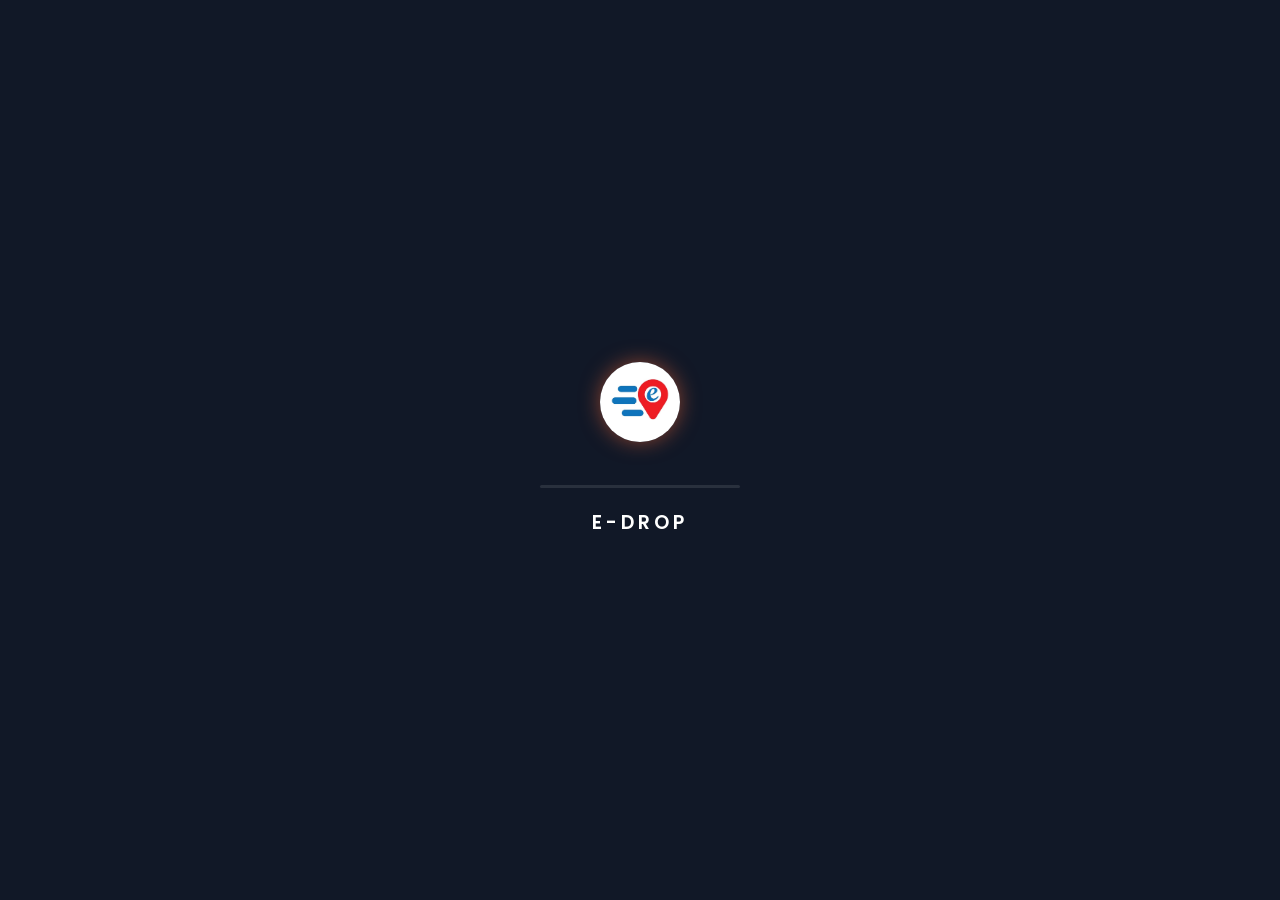
<file: frontend/login.html>
<!DOCTYPE html>
<html lang="en">
<head>
    <meta charset="UTF-8">
    <meta name="viewport" content="width=device-width, initial-scale=1.0">
    <title>Login</title>
    <link rel="stylesheet" href="styles.css">
    <link href="https://fonts.googleapis.com/css2?family=Poppins:wght@300;400;500;600;700;800;900&display=swap" rel="stylesheet">
    <link rel="stylesheet" href="https://cdnjs.cloudflare.com/ajax/libs/font-awesome/6.0.0/css/all.min.css">
</head>
<body>

    <!-- Premium Preloader -->
    <div id="preloader">
        <div class="preloader-content">
            <div class="loader-truck"><img src="../pictures/logo.jpeg" alt="E-Drop Logo" style="width: 80px; height: 80px; object-fit: cover; border-radius: 50%; box-shadow: 0 0 20px rgba(255, 107, 53, 0.5);"></div>
            <div class="loader-track">
                <div class="loader-progress"></div>
            </div>
            <div class="loader-text">E-DROP</div>
        </div>
    </div>

    <!-- Custom Cursor -->
    

    <div class="auth-form-content">
        <h2>LOGIN</h2>
        <form id="login-form">
            <div class="form-group">
                <label for="login-email">Email</label>
                <input type="email" id="login-email" name="email" placeholder="Enter your email" required>
            </div>
            <div class="form-group">
                <label for="login-password">Password</label>
                <input type="password" id="login-password" name="password" placeholder="Enter your password" required>
            </div>
            <button type="submit" class="auth-submit-btn">Login</button>
        </form>
        <p>Don't have an account? <a href="#" id="show-signup">Sign Up</a></p>
    </div>
</body>
</html>
</file>
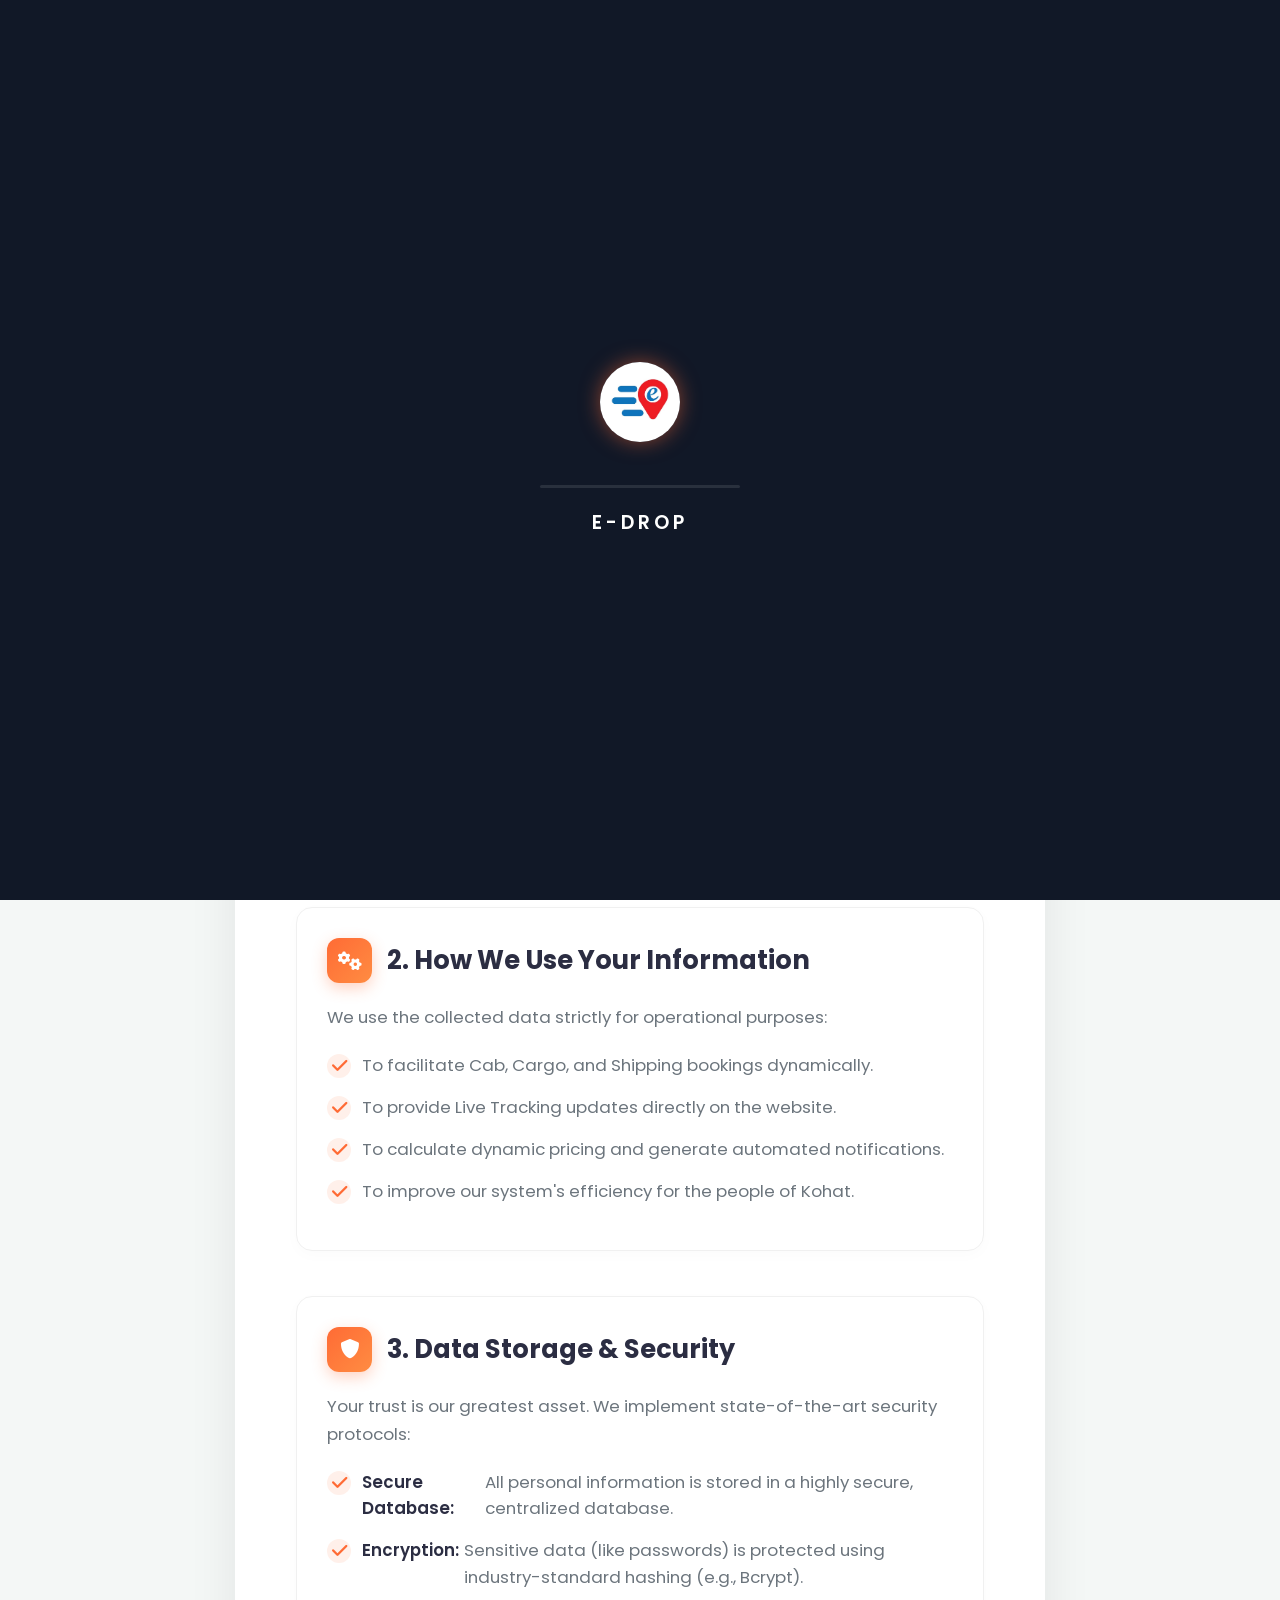
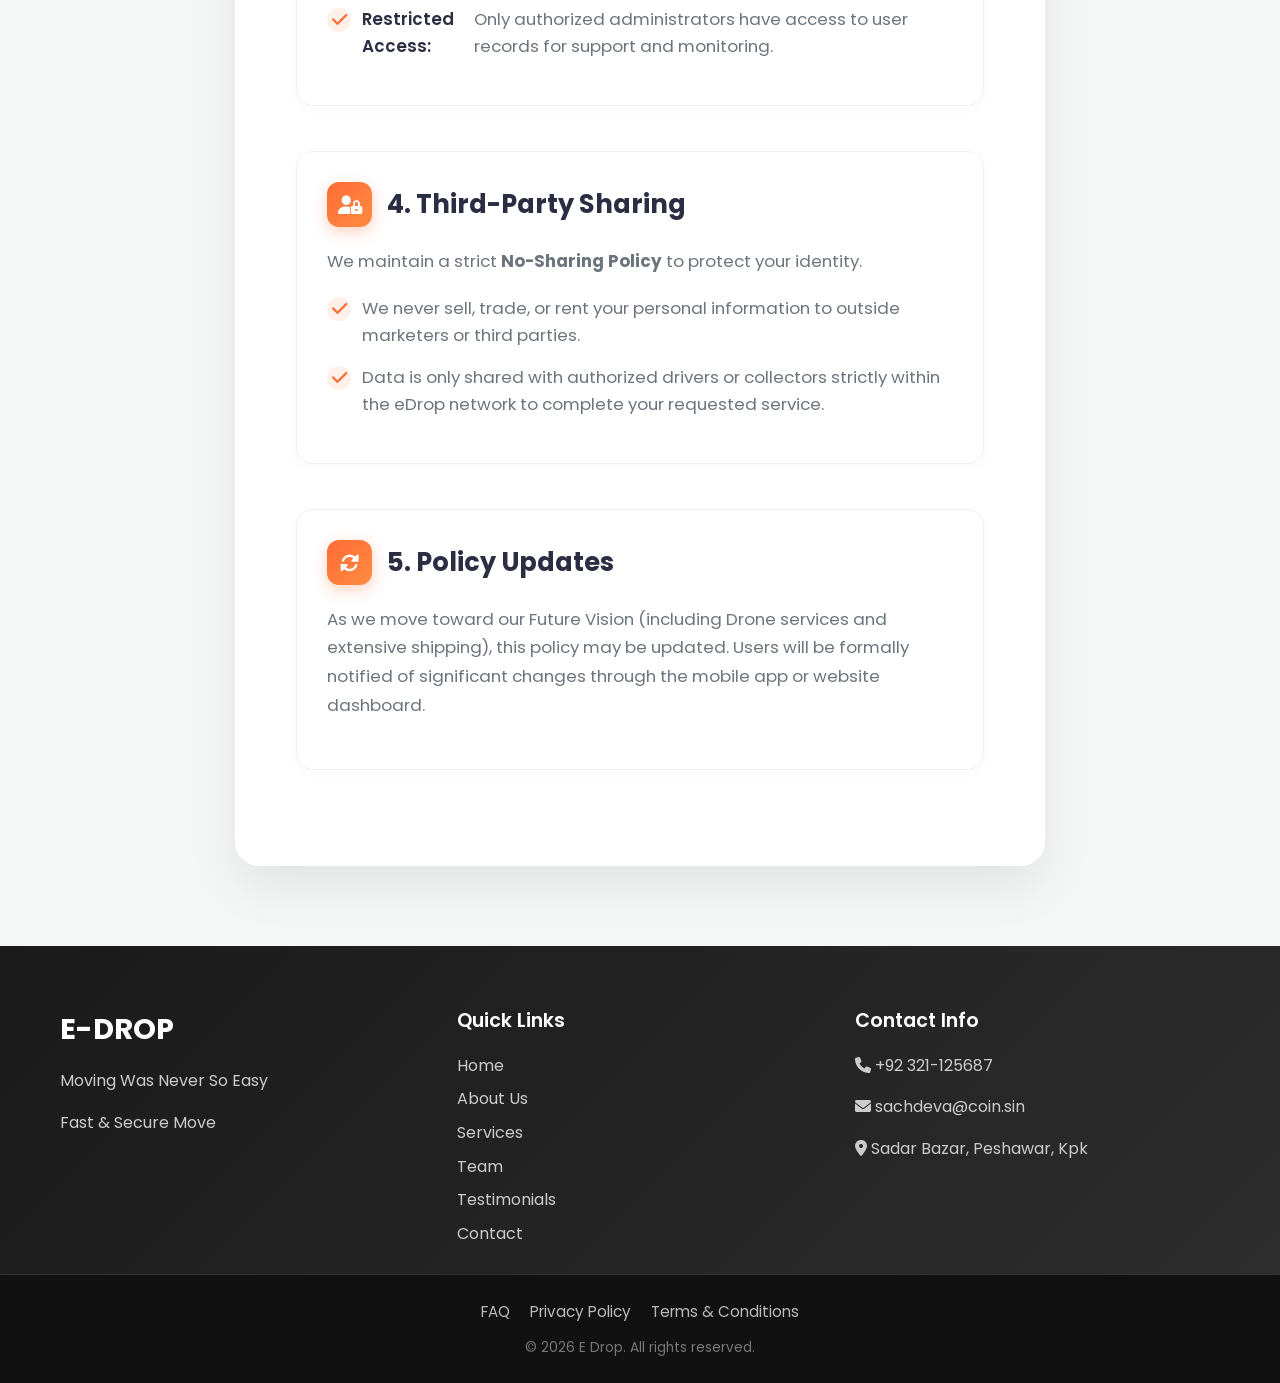
<file: frontend/privacy-policy.html>
<!DOCTYPE html>
<html lang="en">

<head>
    <meta charset="UTF-8">
    <meta name="viewport" content="width=device-width, initial-scale=1.0">
    <title>Privacy Policy - eDrop</title>
    <link rel="stylesheet" href="styles.css">
    <link href="https://fonts.googleapis.com/css2?family=Poppins:wght@300;400;500;600;700;800;900&display=swap"
        rel="stylesheet">
    <link rel="stylesheet" href="https://cdnjs.cloudflare.com/ajax/libs/font-awesome/6.0.0/css/all.min.css">
    <style>
        /* Specific Styles for Premium Privacy Policy Page */
        :root {
            --primary-orange: #ff6b35;
            --primary-gradient: linear-gradient(135deg, #ff6b35 0%, #ff8c42 100%);
            --bg-color: #f4f7f6;
            --text-main: #2b2d42;
            --text-muted: #6c757d;
            --glass-bg: rgba(255, 255, 255, 0.95);
        }

        body {
            background-color: var(--bg-color);
            font-family: 'Poppins', sans-serif;
            color: var(--text-main);
            margin: 0;
            padding: 0;
            overflow-x: hidden;
        }

        /* Hero Section setup */
        .policy-hero {
            background: linear-gradient(135deg, #1a1a2e 0%, #16213e 100%);
            padding: 80px 20px 150px 20px;
            text-align: center;
            position: relative;
            overflow: hidden;
        }

        /* Ambient floating orbs in background */
        .policy-hero::before {
            content: '';
            position: absolute;
            top: -50%;
            left: -10%;
            width: 500px;
            height: 500px;
            background: radial-gradient(circle, rgba(255, 107, 53, 0.15) 0%, rgba(255, 255, 255, 0) 70%);
            border-radius: 50%;
            z-index: 1;
        }

        .policy-hero::after {
            content: '';
            position: absolute;
            bottom: -20%;
            right: -5%;
            width: 400px;
            height: 400px;
            background: radial-gradient(circle, rgba(255, 140, 66, 0.1) 0%, rgba(255, 255, 255, 0) 70%);
            border-radius: 50%;
            z-index: 1;
        }

        .policy-hero-content {
            position: relative;
            z-index: 2;
            max-width: 800px;
            margin: 0 auto;
        }

        .back-nav {
            position: absolute;
            top: 30px;
            left: 5%;
            z-index: 10;
        }

        .back-nav a {
            display: inline-flex;
            align-items: center;
            padding: 10px 20px;
            background: rgba(255, 255, 255, 0.1);
            backdrop-filter: blur(10px);
            -webkit-backdrop-filter: blur(10px);
            color: #fff;
            text-decoration: none;
            border-radius: 30px;
            font-weight: 500;
            font-size: 0.95rem;
            transition: all 0.3s ease;
            border: 1px solid rgba(255, 255, 255, 0.2);
        }

        .back-nav a i {
            margin-right: 8px;
            transition: transform 0.3s ease;
        }

        .back-nav a:hover {
            background: var(--primary-gradient);
            border-color: transparent;
            box-shadow: 0 10px 20px rgba(255, 107, 53, 0.3);
            transform: translateY(-2px);
        }

        .back-nav a:hover i {
            transform: translateX(-4px);
        }

        .policy-hero h1 {
            font-size: 3rem;
            font-weight: 800;
            color: #ffffff;
            margin-bottom: 15px;
            line-height: 1.2;
            text-shadow: 0 4px 10px rgba(0, 0, 0, 0.3);
        }

        .policy-hero .last-updated {
            font-size: 1.1rem;
            color: #a0aab2;
            font-weight: 400;
            display: inline-flex;
            align-items: center;
            gap: 8px;
            background: rgba(255, 255, 255, 0.05);
            padding: 8px 20px;
            border-radius: 20px;
            backdrop-filter: blur(5px);
        }

        /* Main Content Container */
        .policy-main {
            max-width: 850px;
            margin: -100px auto 80px auto;
            position: relative;
            z-index: 5;
            padding: 0 20px;
        }

        .policy-card {
            background: var(--glass-bg);
            backdrop-filter: blur(20px);
            -webkit-backdrop-filter: blur(20px);
            border-radius: 24px;
            padding: 50px 60px;
            box-shadow: 0 20px 50px rgba(0, 0, 0, 0.08);
            border: 1px solid white;
        }

        .policy-intro {
            font-size: 1.15rem;
            color: var(--text-muted);
            line-height: 1.8;
            margin-bottom: 40px;
            text-align: center;
            font-weight: 400;
        }

        .policy-section {
            margin-bottom: 45px;
            position: relative;
            padding: 30px;
            background: #ffffff;
            border-radius: 16px;
            box-shadow: 0 4px 15px rgba(0, 0, 0, 0.02);
            transition: transform 0.3s ease, box-shadow 0.3s ease;
            border: 1px solid #f0f0f0;
        }

        .policy-section:hover {
            transform: translateY(-5px);
            box-shadow: 0 15px 35px rgba(0, 0, 0, 0.05);
            border-color: rgba(255, 107, 53, 0.2);
        }

        .section-header {
            display: flex;
            align-items: center;
            margin-bottom: 20px;
            gap: 15px;
        }

        .icon-box {
            width: 45px;
            height: 45px;
            border-radius: 12px;
            background: var(--primary-gradient);
            display: flex;
            align-items: center;
            justify-content: center;
            color: white;
            font-size: 1.2rem;
            box-shadow: 0 5px 15px rgba(255, 107, 53, 0.3);
        }

        .policy-section h2 {
            font-size: 1.6rem;
            font-weight: 700;
            color: var(--text-main);
            margin: 0;
        }

        .policy-section p {
            margin-bottom: 20px;
            font-size: 1.05rem;
            color: var(--text-muted);
            line-height: 1.7;
        }

        .policy-list {
            list-style: none;
            padding: 0;
            margin: 0;
        }

        .policy-list li {
            position: relative;
            padding-left: 35px;
            margin-bottom: 15px;
            font-size: 1.05rem;
            color: var(--text-muted);
            display: flex;
            align-items: flex-start;
        }

        .policy-list li::before {
            content: '\f00c';
            font-family: 'Font Awesome 6 Free';
            font-weight: 900;
            position: absolute;
            left: 0;
            top: 2px;
            color: var(--primary-orange);
            font-size: 1.1rem;
            background: rgba(255, 107, 53, 0.1);
            width: 24px;
            height: 24px;
            display: flex;
            align-items: center;
            justify-content: center;
            border-radius: 50%;
        }

        .policy-list strong {
            color: var(--text-main);
            font-weight: 600;
            margin-right: 5px;
        }

        /* Animations */
        .fade-in-up {
            opacity: 0;
            transform: translateY(30px);
            transition: opacity 0.8s ease-out, transform 0.8s ease-out;
        }

        .fade-in-up.visible {
            opacity: 1;
            transform: translateY(0);
        }

        /* Mobile Responsiveness */
        @media (max-width: 768px) {
            .policy-hero {
                padding: 100px 20px 100px 20px;
            }

            .back-nav {
                top: 20px;
                left: 20px;
            }

            .policy-hero h1 {
                font-size: 2.2rem;
            }

            .policy-main {
                margin-top: -60px;
            }

            .policy-card {
                padding: 30px 20px;
                border-radius: 20px;
            }

            .policy-section {
                padding: 25px 20px;
            }

            .policy-section h2 {
                font-size: 1.4rem;
            }

            .policy-intro,
            .policy-section p,
            .policy-list li {
                font-size: 0.95rem;
            }
        }
    </style>
</head>

<body>

    <!-- Premium Preloader -->
    <div id="preloader">
        <div class="preloader-content">
            <div class="loader-truck"><img src="../pictures/logo.jpeg" alt="E-Drop Logo" style="width: 80px; height: 80px; object-fit: cover; border-radius: 50%; box-shadow: 0 0 20px rgba(255, 107, 53, 0.5);"></div>
            <div class="loader-track">
                <div class="loader-progress"></div>
            </div>
            <div class="loader-text">E-DROP</div>
        </div>
    </div>

    <!-- Custom Cursor -->
    


    <header class="header">
        <nav class="nav">
            <div class="nav-container">
                <div class="logo">
                    <img src="../pictures/logo.jpeg" alt="E-DROP Logo" class="logo-img">
                    <h1> E-DROP</h1>
                </div>
                <ul class="nav-menu">
                    <li><a href="index.html#home" class="active">HOME</a></li>
                    <li><a href="index.html#about">ABOUT US</a></li>
                    <li><a href="index.html#services">SERVICE</a></li>
                    <li><a href="index.html#team">TEAM</a></li>
                    <li><a href="index.html#testimonials">REVIEWS</a></li>
                    <li><a href="index.html#faq">HELP CENTER</a></li>
                    <li><a href="index.html#blog">BLOG</a></li>
                    <li><a href="index.html#contact">CONTACT US</a></li>
                    <li><a href="#" data-auth-type="login" id="login-btn">LOGIN</a></li>
                    <li><a href="#" data-auth-type="signup" id="signup-btn">SIGN UP</a></li>
                </ul>
                <div class="hamburger">
                    <span></span>
                    <span></span>
                    <span></span>
                </div>
            </div>
        </nav>
    </header>

    <!-- Hero Section -->
    <section class="policy-hero">
        <div class="policy-hero-content fade-in-up">
            <h1>Privacy Policy</h1>
            <div class="last-updated">
                <i class="far fa-clock"></i> Last Updated: March 9, 2026
            </div>
        </div>
    </section>

    <!-- Main Content -->
    <main class="policy-main">
        <div class="policy-card fade-in-up" style="transition-delay: 0.2s;">
            <p class="policy-intro">
                At <strong>E Drop</strong>, we are committed to protecting the privacy and security of our users. This
                policy outlines how we collect, use, and safeguard your personal information within our modern logistics
                and transport ecosystem.
            </p>

            <div class="policy-section fade-in-up" style="transition-delay: 0.3s;">
                <div class="section-header">
                    <div class="icon-box"><i class="fas fa-database"></i></div>
                    <h2>1. Information We Collect</h2>
                </div>
                <p>To provide a seamless experience on our Mobile App and Web Portal, we collect the following data:</p>
                <ul class="policy-list">
                    <li><strong>Personal Identity:</strong> Name, Email Address, and Phone Number.</li>
                    <li><strong>Logistics Data:</strong> Pickup and Drop-off addresses.</li>
                    <li><strong>Real-time Location:</strong> GPS data to ensure accurate tracking and driver
                        coordination.</li>
                    <li><strong>Transaction Details:</strong> Information required for payment processing and fare
                        calculation (based on Weight and Distance).</li>
                </ul>
            </div>

            <div class="policy-section fade-in-up" style="transition-delay: 0.4s;">
                <div class="section-header">
                    <div class="icon-box"><i class="fas fa-cogs"></i></div>
                    <h2>2. How We Use Your Information</h2>
                </div>
                <p>We use the collected data strictly for operational purposes:</p>
                <ul class="policy-list">
                    <li>To facilitate Cab, Cargo, and Shipping bookings dynamically.</li>
                    <li>To provide Live Tracking updates directly on the website.</li>
                    <li>To calculate dynamic pricing and generate automated notifications.</li>
                    <li>To improve our system's efficiency for the people of Kohat.</li>
                </ul>
            </div>

            <div class="policy-section fade-in-up" style="transition-delay: 0.5s;">
                <div class="section-header">
                    <div class="icon-box"><i class="fas fa-shield-alt"></i></div>
                    <h2>3. Data Storage & Security</h2>
                </div>
                <p>Your trust is our greatest asset. We implement state-of-the-art security protocols:</p>
                <ul class="policy-list">
                    <li><strong>Secure Database:</strong> All personal information is stored in a highly secure,
                        centralized database.</li>
                    <li><strong>Encryption:</strong> Sensitive data (like passwords) is protected using
                        industry-standard hashing (e.g., Bcrypt).</li>
                    <li><strong>Restricted Access:</strong> Only authorized administrators have access to user records
                        for support and monitoring.</li>
                </ul>
            </div>

            <div class="policy-section fade-in-up" style="transition-delay: 0.6s;">
                <div class="section-header">
                    <div class="icon-box"><i class="fas fa-user-lock"></i></div>
                    <h2>4. Third-Party Sharing</h2>
                </div>
                <p>We maintain a strict <strong>No-Sharing Policy</strong> to protect your identity.</p>
                <ul class="policy-list">
                    <li>We never sell, trade, or rent your personal information to outside marketers or third parties.
                    </li>
                    <li>Data is only shared with authorized drivers or collectors strictly within the eDrop network to
                        complete your requested service.</li>
                </ul>
            </div>

            <div class="policy-section fade-in-up" style="transition-delay: 0.7s;">
                <div class="section-header">
                    <div class="icon-box"><i class="fas fa-sync-alt"></i></div>
                    <h2>5. Policy Updates</h2>
                </div>
                <p>As we move toward our Future Vision (including Drone services and extensive shipping), this policy
                    may be updated. Users will be formally notified of significant changes through the mobile app or
                    website dashboard.</p>
            </div>
        </div>
    </main>

    <!-- Global Footer -->
    <footer class="footer">
        <div class="footer-top">
            <div class="footer-container">
                <div class="footer-section">
                    <h3>E-DROP</h3>
                    <p>Moving Was Never So Easy</p>
                    <p>Fast & Secure Move</p>
                </div>
                <div class="footer-section">
                    <h4>Quick Links</h4>
                    <ul>
                        <li><a href="index.html#home">Home</a></li>
                        <li><a href="index.html#about">About Us</a></li>
                        <li><a href="index.html#services">Services</a></li>
                        <li><a href="index.html#team">Team</a></li>
                        <li><a href="index.html#testimonials">Testimonials</a></li>
                        <li><a href="index.html#contact">Contact</a></li>
                    </ul>
                </div>
                <div class="footer-section">
                    <h4>Contact Info</h4>
                    <p><i class="fas fa-phone"></i> +92 321-125687</p>
                    <p><i class="fas fa-envelope"></i> sachdeva@coin.sin</p>
                    <p><i class="fas fa-map-marker-alt"></i> Sadar Bazar, Peshawar, Kpk</p>
                </div>
            </div>
        </div>
        <div class="footer-diagonal"></div>

        <!-- Sub Footer for Legal & Extra Links -->
        <div class="sub-footer" style="background: #111; padding: 25px 20px; border-top: 1px solid #333; position: relative; z-index: 2; text-align: center;">
            <div style="display: flex; justify-content: center; flex-wrap: wrap; gap: 20px; margin-bottom: 12px;">
                <a href="faq.html" style="color: #bbb; text-decoration: none; font-size: 0.95rem; transition: color 0.3s ease;" onmouseover="this.style.color='#ff6b35'" onmouseout="this.style.color='#bbb'">FAQ</a>
                <a href="privacy-policy.html" style="color: #bbb; text-decoration: none; font-size: 0.95rem; transition: color 0.3s ease;" onmouseover="this.style.color='#ff6b35'" onmouseout="this.style.color='#bbb'">Privacy Policy</a>
                <a href="terms-conditions.html" style="color: #bbb; text-decoration: none; font-size: 0.95rem; transition: color 0.3s ease;" onmouseover="this.style.color='#ff6b35'" onmouseout="this.style.color='#bbb'">Terms & Conditions</a>
            </div>
            <p style="margin: 0; font-size: 0.85rem; color: #777;">&copy; 2026 E Drop. All rights reserved.</p>
        </div>
    </footer>

    <script>
        // Smooth scroll animation observer
        document.addEventListener("DOMContentLoaded", () => {
            const observerOptions = {
                root: null,
                rootMargin: '0px',
                threshold: 0.1
            };

            const observer = new IntersectionObserver((entries, observer) => {
                entries.forEach(entry => {
                    if (entry.isIntersecting) {
                        entry.target.classList.add('visible');
                        observer.unobserve(entry.target);
                    }
                });
            }, observerOptions);

            document.querySelectorAll('.fade-in-up').forEach(element => {
                observer.observe(element);
            });

            // Immediately show hero elements
            setTimeout(() => {
                document.querySelectorAll('.policy-hero-content').forEach(el => el.classList.add('visible'));
            }, 100);
        });
    </script>
</body>

</html>
</file>
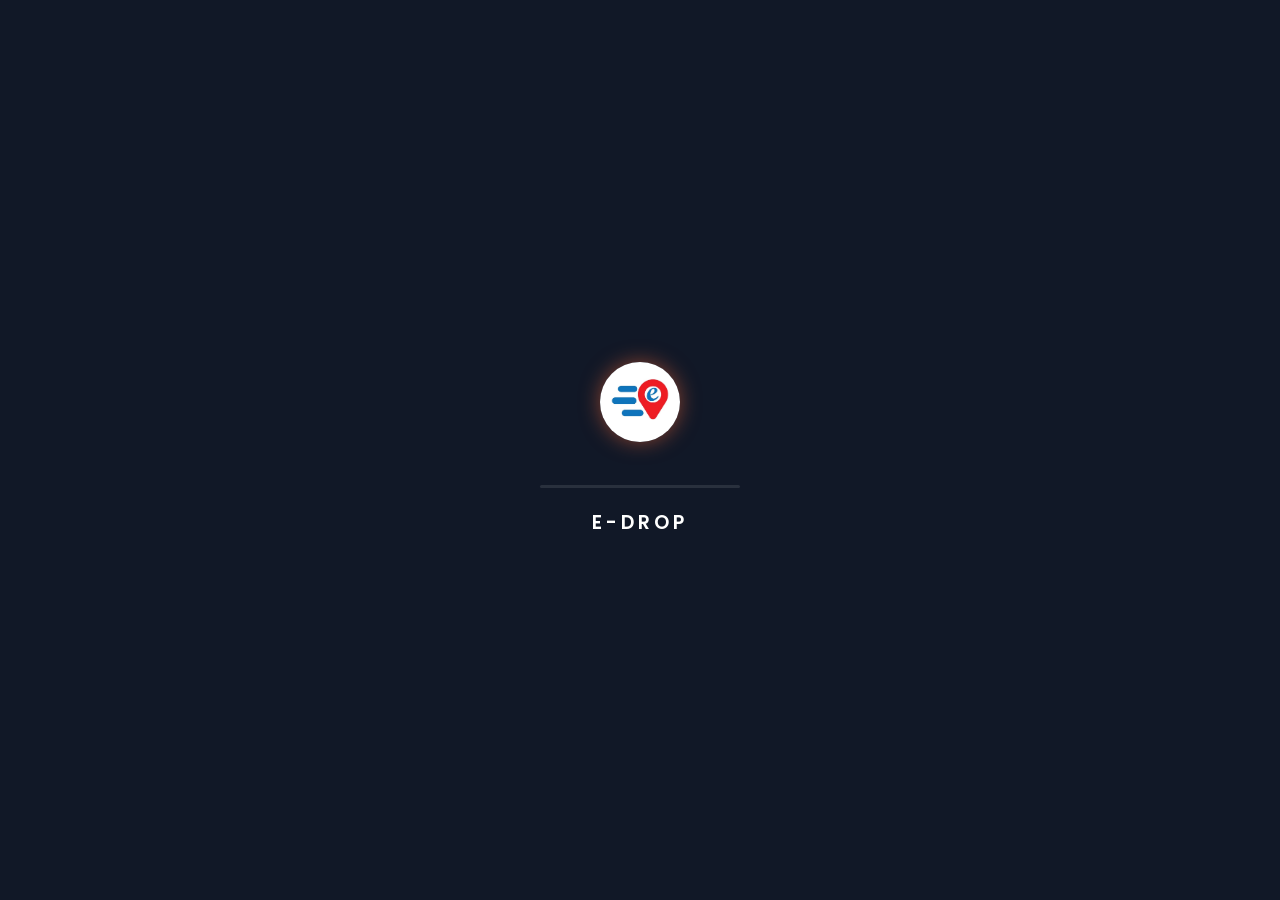
<file: frontend/signup.html>
<!DOCTYPE html>
<html lang="en">
<head>
    <meta charset="UTF-8">
    <meta name="viewport" content="width=device-width, initial-scale=1.0">
    <title>Sign Up</title>
    <link rel="stylesheet" href="styles.css">
    <link href="https://fonts.googleapis.com/css2?family=Poppins:wght@300;400;500;600;700;800;900&display=swap" rel="stylesheet">
    <link rel="stylesheet" href="https://cdnjs.cloudflare.com/ajax/libs/font-awesome/6.0.0/css/all.min.css">
</head>
<body>

    <!-- Premium Preloader -->
    <div id="preloader">
        <div class="preloader-content">
            <div class="loader-truck"><img src="../pictures/logo.jpeg" alt="E-Drop Logo" style="width: 80px; height: 80px; object-fit: cover; border-radius: 50%; box-shadow: 0 0 20px rgba(255, 107, 53, 0.5);"></div>
            <div class="loader-track">
                <div class="loader-progress"></div>
            </div>
            <div class="loader-text">E-DROP</div>
        </div>
    </div>

    <!-- Custom Cursor -->
    

    <div class="auth-form-content">
        <h2>SIGN UP</h2>
        <form id="signup-form">
            <div class="form-group">
                <label for="signup-username">Username</label>
                <input type="text" id="signup-username" name="username" placeholder="Enter your username" required>
            </div>
            <div class="form-group">
                <label for="signup-email">Email</label>
                <input type="email" id="signup-email" name="email" placeholder="Enter your email" required>
            </div>
            <div class="form-group">
                <label for="signup-password">Password</label>
                <input type="password" id="signup-password" name="password" placeholder="Enter your password" required>
            </div>
            <div class="form-group">
                <label for="signup-confirm-password">Confirm Password</label>
                <input type="password" id="signup-confirm-password" name="confirm-password" placeholder="Confirm your password" required>
            </div>
            <button type="submit" class="auth-submit-btn">Sign Up</button>
        </form>
        <p>Already have an account? <a href="#" id="show-login">Login</a></p>
    </div>
</body>
</html>
</file>
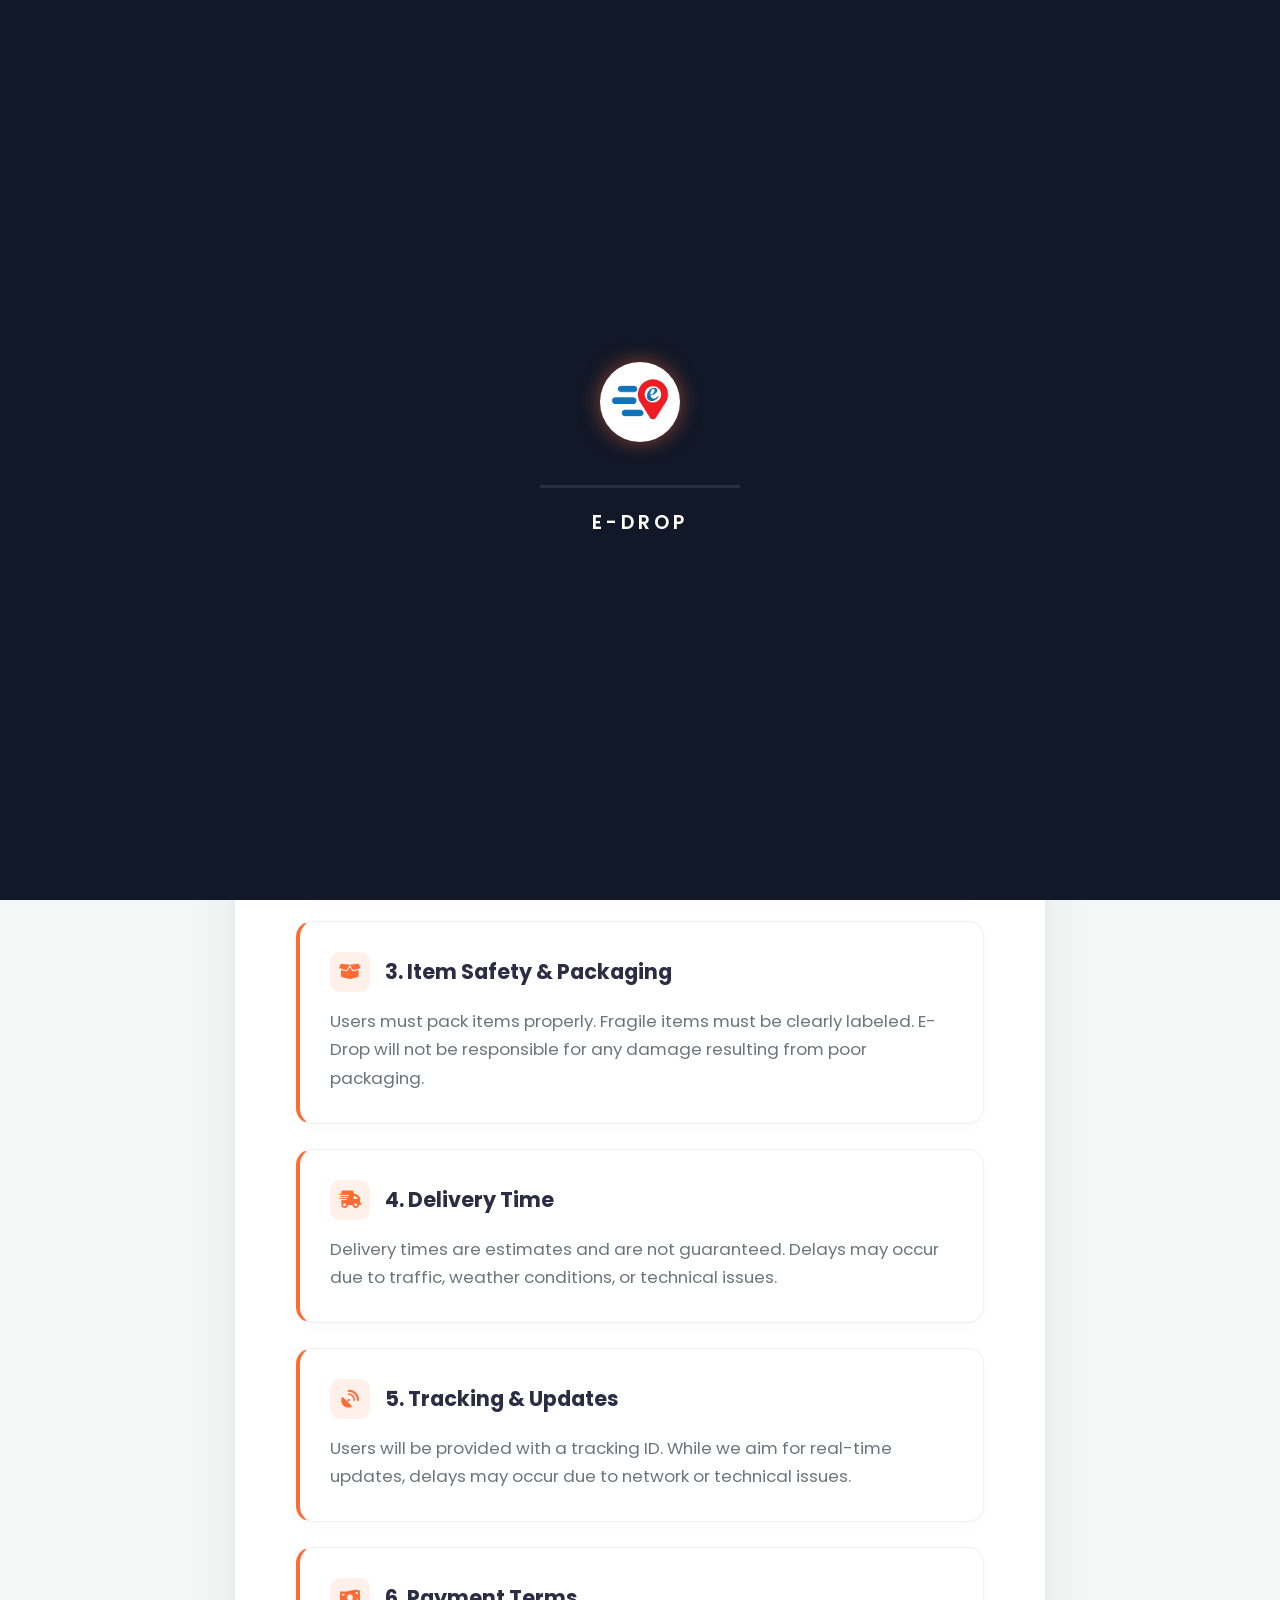
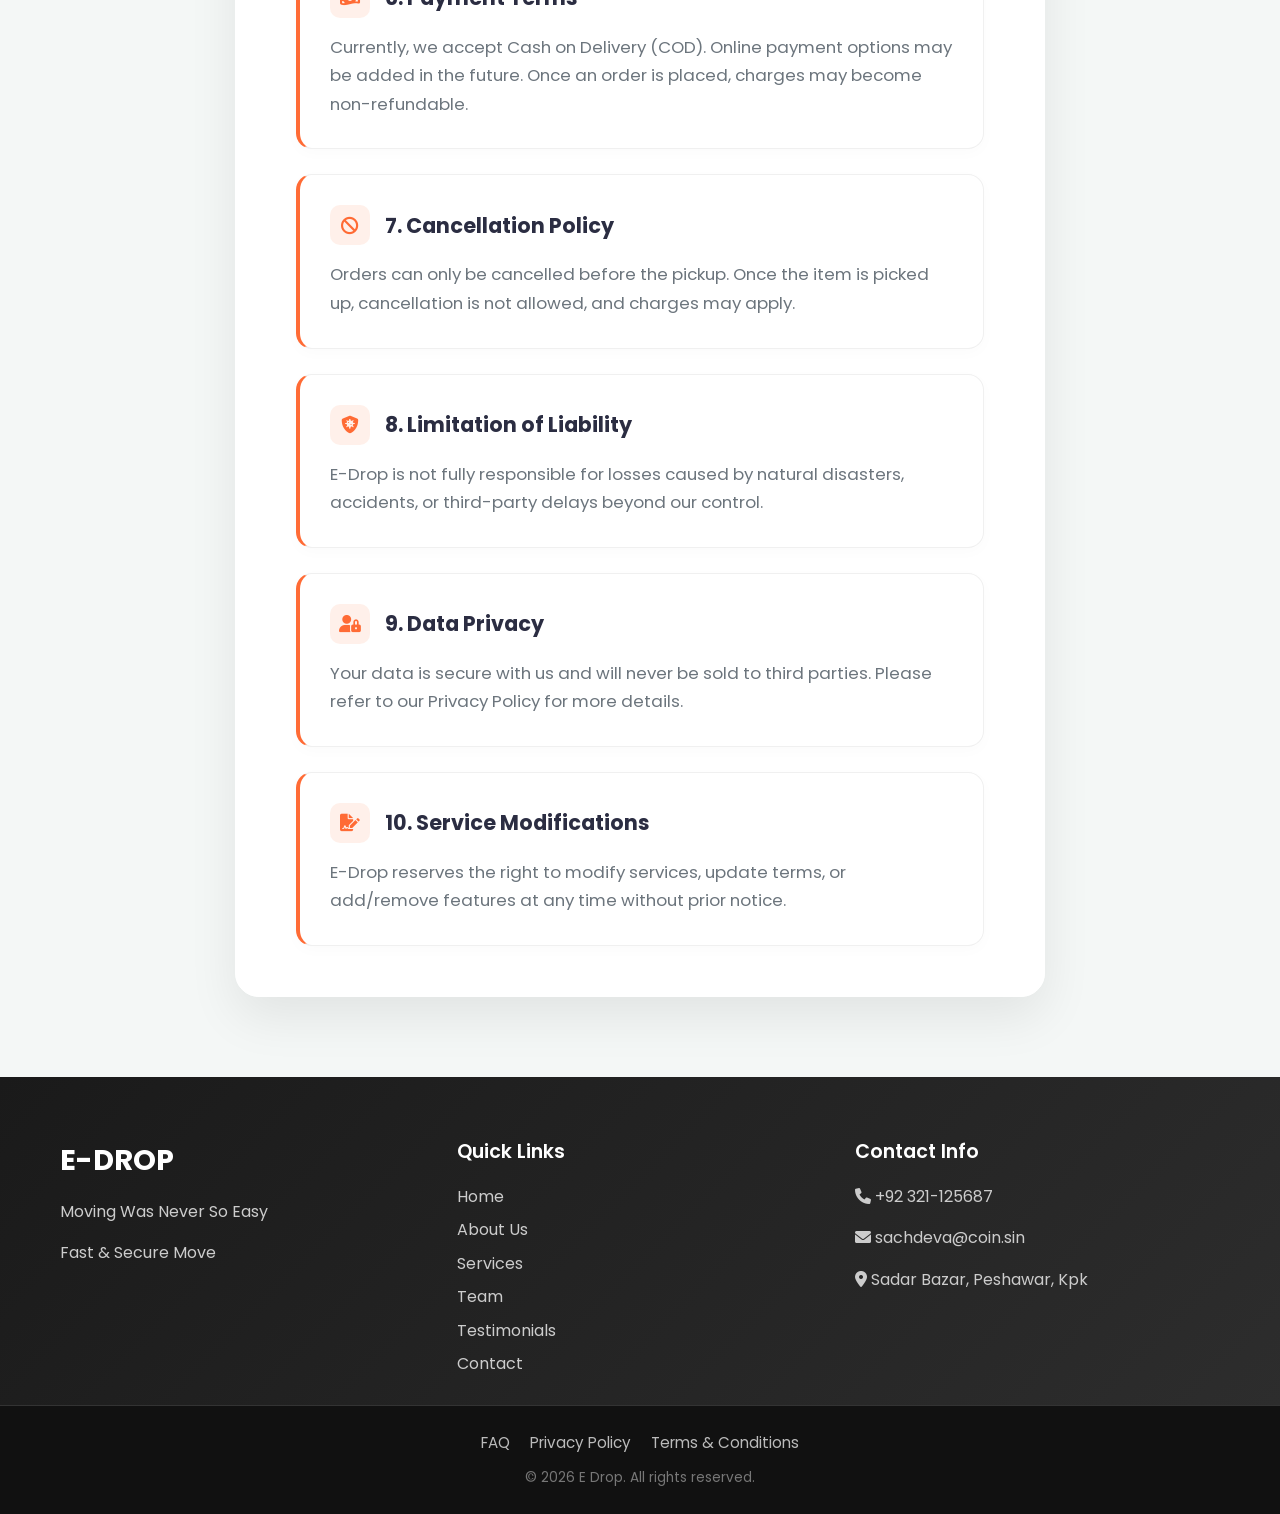
<file: frontend/terms-conditions.html>
<!DOCTYPE html>
<html lang="en">

<head>
    <meta charset="UTF-8">
    <meta name="viewport" content="width=device-width, initial-scale=1.0">
    <title>Terms & Conditions - E Drop</title>
    <link rel="stylesheet" href="styles.css">
    <link href="https://fonts.googleapis.com/css2?family=Poppins:wght@300;400;500;600;700;800;900&display=swap" rel="stylesheet">
    <link rel="stylesheet" href="https://cdnjs.cloudflare.com/ajax/libs/font-awesome/6.0.0/css/all.min.css">
    <style>
        /* Specific Styles for Premium Terms & Conditions Page */
        :root {
            --primary-orange: #ff6b35;
            --primary-gradient: linear-gradient(135deg, #ff6b35 0%, #ff8c42 100%);
            --bg-color: #f4f7f6;
            --text-main: #2b2d42;
            --text-muted: #6c757d;
            --glass-bg: rgba(255, 255, 255, 0.95);
        }

        body {
            background-color: var(--bg-color);
            font-family: 'Poppins', sans-serif;
            color: var(--text-main);
            margin: 0;
            padding: 0;
            overflow-x: hidden;
        }

        /* Hero Section setup */
        .terms-hero {
            background: linear-gradient(135deg, #1a1a2e 0%, #16213e 100%);
            padding: 80px 20px 150px 20px;
            text-align: center;
            position: relative;
            overflow: hidden;
        }

        /* Ambient floating orbs in background */
        .terms-hero::before {
            content: '';
            position: absolute;
            top: -50%;
            left: -10%;
            width: 500px;
            height: 500px;
            background: radial-gradient(circle, rgba(255,107,53,0.15) 0%, rgba(255,255,255,0) 70%);
            border-radius: 50%;
            z-index: 1;
        }

        .terms-hero::after {
            content: '';
            position: absolute;
            bottom: -20%;
            right: -5%;
            width: 400px;
            height: 400px;
            background: radial-gradient(circle, rgba(255,140,66,0.1) 0%, rgba(255,255,255,0) 70%);
            border-radius: 50%;
            z-index: 1;
        }

        .terms-hero-content {
            position: relative;
            z-index: 2;
            max-width: 800px;
            margin: 0 auto;
        }

        .back-nav {
            position: absolute;
            top: 30px;
            left: 5%;
            z-index: 10;
        }

        .back-nav a {
            display: inline-flex;
            align-items: center;
            padding: 10px 20px;
            background: rgba(255, 255, 255, 0.1);
            backdrop-filter: blur(10px);
            -webkit-backdrop-filter: blur(10px);
            color: #fff;
            text-decoration: none;
            border-radius: 30px;
            font-weight: 500;
            font-size: 0.95rem;
            transition: all 0.3s ease;
            border: 1px solid rgba(255, 255, 255, 0.2);
        }

        .back-nav a i {
            margin-right: 8px;
            transition: transform 0.3s ease;
        }

        .back-nav a:hover {
            background: var(--primary-gradient);
            border-color: transparent;
            box-shadow: 0 10px 20px rgba(255, 107, 53, 0.3);
            transform: translateY(-2px);
        }

        .back-nav a:hover i {
            transform: translateX(-4px);
        }

        .terms-hero h1 {
            font-size: 3rem;
            font-weight: 800;
            color: #ffffff;
            margin-bottom: 15px;
            line-height: 1.2;
            text-shadow: 0 4px 10px rgba(0, 0, 0, 0.3);
        }

        .terms-hero .last-updated {
            font-size: 1.1rem;
            color: #a0aab2;
            font-weight: 400;
            display: inline-flex;
            align-items: center;
            gap: 8px;
            background: rgba(255, 255, 255, 0.05);
            padding: 8px 20px;
            border-radius: 20px;
            backdrop-filter: blur(5px);
        }

        /* Main Content Container */
        .terms-main {
            max-width: 850px;
            margin: -100px auto 80px auto;
            position: relative;
            z-index: 5;
            padding: 0 20px;
        }

        .terms-card {
            background: var(--glass-bg);
            backdrop-filter: blur(20px);
            -webkit-backdrop-filter: blur(20px);
            border-radius: 24px;
            padding: 50px 60px;
            box-shadow: 0 20px 50px rgba(0, 0, 0, 0.08);
            border: 1px solid white;
        }

        .terms-intro {
            font-size: 1.15rem;
            color: var(--text-muted);
            line-height: 1.8;
            margin-bottom: 40px;
            text-align: center;
            font-weight: 400;
        }

        .terms-grid {
            display: grid;
            gap: 25px;
        }

        .term-section {
            position: relative;
            padding: 30px;
            background: #ffffff;
            border-radius: 16px;
            box-shadow: 0 4px 15px rgba(0, 0, 0, 0.02);
            transition: transform 0.3s ease, box-shadow 0.3s ease;
            border: 1px solid #f0f0f0;
            border-left: 4px solid var(--primary-orange);
            display: flex;
            flex-direction: column;
        }

        .term-section:hover {
            transform: translateY(-5px) scale(1.02);
            box-shadow: 0 15px 35px rgba(0, 0, 0, 0.05);
            border-color: rgba(255, 107, 53, 0.2);
            border-left-color: #ff8c42;
        }

        .term-header {
            display: flex;
            align-items: center;
            margin-bottom: 15px;
            gap: 15px;
        }

        .term-icon {
            width: 40px;
            height: 40px;
            border-radius: 10px;
            background: rgba(255, 107, 53, 0.1);
            color: var(--primary-orange);
            display: flex;
            align-items: center;
            justify-content: center;
            font-size: 1.1rem;
            flex-shrink: 0;
            transition: all 0.3s ease;
        }

        .term-section:hover .term-icon {
            background: var(--primary-gradient);
            color: white;
            box-shadow: 0 5px 15px rgba(255, 107, 53, 0.3);
        }

        .term-section h2 {
            font-size: 1.3rem;
            font-weight: 700;
            color: var(--text-main);
            margin: 0;
            line-height: 1.3;
        }

        .term-section p {
            margin: 0;
            font-size: 1.05rem;
            color: var(--text-muted);
            line-height: 1.7;
        }

        /* Animations */
        .fade-in-up {
            opacity: 0;
            transform: translateY(30px);
            transition: opacity 0.8s ease-out, transform 0.8s ease-out;
        }

        .fade-in-up.visible {
            opacity: 1;
            transform: translateY(0);
        }

        /* Mobile Responsiveness */
        @media (max-width: 768px) {
            .terms-hero {
                padding: 100px 20px 100px 20px;
            }

            .back-nav {
                top: 20px;
                left: 20px;
            }

            .terms-hero h1 {
                font-size: 2.2rem;
            }

            .terms-main {
                margin-top: -60px;
            }

            .terms-card {
                padding: 30px 20px;
                border-radius: 20px;
            }

            .term-section {
                padding: 25px 20px;
            }

            .term-section h2 {
                font-size: 1.2rem;
            }

            .terms-intro, .term-section p {
                font-size: 0.95rem;
            }
        }
    </style>
</head>

<body>

    <!-- Premium Preloader -->
    <div id="preloader">
        <div class="preloader-content">
            <div class="loader-truck"><img src="../pictures/logo.jpeg" alt="E-Drop Logo" style="width: 80px; height: 80px; object-fit: cover; border-radius: 50%; box-shadow: 0 0 20px rgba(255, 107, 53, 0.5);"></div>
            <div class="loader-track">
                <div class="loader-progress"></div>
            </div>
            <div class="loader-text">E-DROP</div>
        </div>
    </div>

    <!-- Custom Cursor -->
    


    <header class="header">
        <nav class="nav">
            <div class="nav-container">
                <div class="logo">
                    <img src="../pictures/logo.jpeg" alt="E-DROP Logo" class="logo-img">
                    <h1> E-DROP</h1>
                </div>
                <ul class="nav-menu">
                    <li><a href="index.html#home" class="active">HOME</a></li>
                    <li><a href="index.html#about">ABOUT US</a></li>
                    <li><a href="index.html#services">SERVICE</a></li>
                    <li><a href="index.html#team">TEAM</a></li>
                    <li><a href="index.html#testimonials">REVIEWS</a></li>
                    <li><a href="index.html#faq">HELP CENTER</a></li>
                    <li><a href="index.html#blog">BLOG</a></li>
                    <li><a href="index.html#contact">CONTACT US</a></li>
                    <li><a href="#" data-auth-type="login" id="login-btn">LOGIN</a></li>
                    <li><a href="#" data-auth-type="signup" id="signup-btn">SIGN UP</a></li>
                </ul>
                <div class="hamburger">
                    <span></span>
                    <span></span>
                    <span></span>
                </div>
            </div>
        </nav>
    </header>

    <!-- Hero Section -->
    <section class="terms-hero">
        <div class="terms-hero-content fade-in-up">
            <h1>Terms & Conditions</h1>
            <div class="last-updated">
                <i class="far fa-clock"></i> Last Updated: March 9, 2026
            </div>
        </div>
    </section>

    <!-- Main Content -->
    <main class="terms-main">
        <div class="terms-card fade-in-up" style="transition-delay: 0.2s;">
            <p class="terms-intro">
                Welcome to <strong>E Drop</strong>. These terms and conditions outline the rules and regulations for the use of our logistics and delivery platform. By accessing this service, we assume you accept these terms in full.
            </p>

            <div class="terms-grid">
                
                <div class="term-section fade-in-up" style="transition-delay: 0.1s;">
                    <div class="term-header">
                        <div class="term-icon"><i class="fas fa-balance-scale"></i></div>
                        <h2>1. Service Usage</h2>
                    </div>
                    <p>E-Drop is a logistics and delivery management platform. Users must only use the service for legal and permitted items. Illegal, dangerous, or prohibited goods are strictly forbidden to ensure safety and legal compliance.</p>
                </div>

                <div class="term-section fade-in-up" style="transition-delay: 0.2s;">
                    <div class="term-header">
                        <div class="term-icon"><i class="fas fa-map-marker-alt"></i></div>
                        <h2>2. Order Responsibility</h2>
                    </div>
                    <p>It is the user's responsibility to provide an accurate pickup location, correct delivery address, and precise item details. E-Drop is not liable for delays or losses caused by incorrect information.</p>
                </div>

                <div class="term-section fade-in-up" style="transition-delay: 0.3s;">
                    <div class="term-header">
                        <div class="term-icon"><i class="fas fa-box-open"></i></div>
                        <h2>3. Item Safety & Packaging</h2>
                    </div>
                    <p>Users must pack items properly. Fragile items must be clearly labeled. E-Drop will not be responsible for any damage resulting from poor packaging.</p>
                </div>

                <div class="term-section fade-in-up" style="transition-delay: 0.4s;">
                    <div class="term-header">
                        <div class="term-icon"><i class="fas fa-truck-fast"></i></div>
                        <h2>4. Delivery Time</h2>
                    </div>
                    <p>Delivery times are estimates and are not guaranteed. Delays may occur due to traffic, weather conditions, or technical issues.</p>
                </div>

                <div class="term-section fade-in-up" style="transition-delay: 0.5s;">
                    <div class="term-header">
                        <div class="term-icon"><i class="fas fa-satellite-dish"></i></div>
                        <h2>5. Tracking & Updates</h2>
                    </div>
                    <p>Users will be provided with a tracking ID. While we aim for real-time updates, delays may occur due to network or technical issues.</p>
                </div>

                <div class="term-section fade-in-up" style="transition-delay: 0.1s;">
                    <div class="term-header">
                        <div class="term-icon"><i class="fas fa-money-bill-wave"></i></div>
                        <h2>6. Payment Terms</h2>
                    </div>
                    <p>Currently, we accept Cash on Delivery (COD). Online payment options may be added in the future. Once an order is placed, charges may become non-refundable.</p>
                </div>

                <div class="term-section fade-in-up" style="transition-delay: 0.1s;">
                    <div class="term-header">
                        <div class="term-icon"><i class="fas fa-ban"></i></div>
                        <h2>7. Cancellation Policy</h2>
                    </div>
                    <p>Orders can only be cancelled before the pickup. Once the item is picked up, cancellation is not allowed, and charges may apply.</p>
                </div>

                <div class="term-section fade-in-up" style="transition-delay: 0.2s;">
                    <div class="term-header">
                        <div class="term-icon"><i class="fas fa-shield-virus"></i></div>
                        <h2>8. Limitation of Liability</h2>
                    </div>
                    <p>E-Drop is not fully responsible for losses caused by natural disasters, accidents, or third-party delays beyond our control.</p>
                </div>

                <div class="term-section fade-in-up" style="transition-delay: 0.3s;">
                    <div class="term-header">
                        <div class="term-icon"><i class="fas fa-user-lock"></i></div>
                        <h2>9. Data Privacy</h2>
                    </div>
                    <p>Your data is secure with us and will never be sold to third parties. Please refer to our Privacy Policy for more details.</p>
                </div>

                <div class="term-section fade-in-up" style="transition-delay: 0.4s;">
                    <div class="term-header">
                        <div class="term-icon"><i class="fas fa-file-signature"></i></div>
                        <h2>10. Service Modifications</h2>
                    </div>
                    <p>E-Drop reserves the right to modify services, update terms, or add/remove features at any time without prior notice.</p>
                </div>

            </div>
        </div>
    </main>

    <!-- Global Footer -->
    <footer class="footer">
        <div class="footer-top">
            <div class="footer-container">
                <div class="footer-section">
                    <h3>E-DROP</h3>
                    <p>Moving Was Never So Easy</p>
                    <p>Fast & Secure Move</p>
                </div>
                <div class="footer-section">
                    <h4>Quick Links</h4>
                    <ul>
                        <li><a href="index.html#home">Home</a></li>
                        <li><a href="index.html#about">About Us</a></li>
                        <li><a href="index.html#services">Services</a></li>
                        <li><a href="index.html#team">Team</a></li>
                        <li><a href="index.html#testimonials">Testimonials</a></li>
                        <li><a href="index.html#contact">Contact</a></li>
                    </ul>
                </div>
                <div class="footer-section">
                    <h4>Contact Info</h4>
                    <p><i class="fas fa-phone"></i> +92 321-125687</p>
                    <p><i class="fas fa-envelope"></i> sachdeva@coin.sin</p>
                    <p><i class="fas fa-map-marker-alt"></i> Sadar Bazar, Peshawar, Kpk</p>
                </div>
            </div>
        </div>
        <div class="footer-diagonal"></div>

        <!-- Sub Footer for Legal & Extra Links -->
        <div class="sub-footer" style="background: #111; padding: 25px 20px; border-top: 1px solid #333; position: relative; z-index: 2; text-align: center;">
            <div style="display: flex; justify-content: center; flex-wrap: wrap; gap: 20px; margin-bottom: 12px;">
                <a href="faq.html" style="color: #bbb; text-decoration: none; font-size: 0.95rem; transition: color 0.3s ease;" onmouseover="this.style.color='#ff6b35'" onmouseout="this.style.color='#bbb'">FAQ</a>
                <a href="privacy-policy.html" style="color: #bbb; text-decoration: none; font-size: 0.95rem; transition: color 0.3s ease;" onmouseover="this.style.color='#ff6b35'" onmouseout="this.style.color='#bbb'">Privacy Policy</a>
                <a href="terms-conditions.html" style="color: #bbb; text-decoration: none; font-size: 0.95rem; transition: color 0.3s ease;" onmouseover="this.style.color='#ff6b35'" onmouseout="this.style.color='#bbb'">Terms & Conditions</a>
            </div>
            <p style="margin: 0; font-size: 0.85rem; color: #777;">&copy; 2026 E Drop. All rights reserved.</p>
        </div>
    </footer>

    <script>
        // Smooth scroll animation observer
        document.addEventListener("DOMContentLoaded", () => {
            const observerOptions = {
                root: null,
                rootMargin: '0px',
                threshold: 0.1
            };

            const observer = new IntersectionObserver((entries, observer) => {
                entries.forEach(entry => {
                    if (entry.isIntersecting) {
                        entry.target.classList.add('visible');
                        observer.unobserve(entry.target);
                    }
                });
            }, observerOptions);

            document.querySelectorAll('.fade-in-up').forEach(element => {
                observer.observe(element);
            });
            
            // Immediately show hero elements
            setTimeout(() => {
                document.querySelectorAll('.terms-hero-content').forEach(el => el.classList.add('visible'));
            }, 100);
        });
    </script>
</body>

</html>
</file>
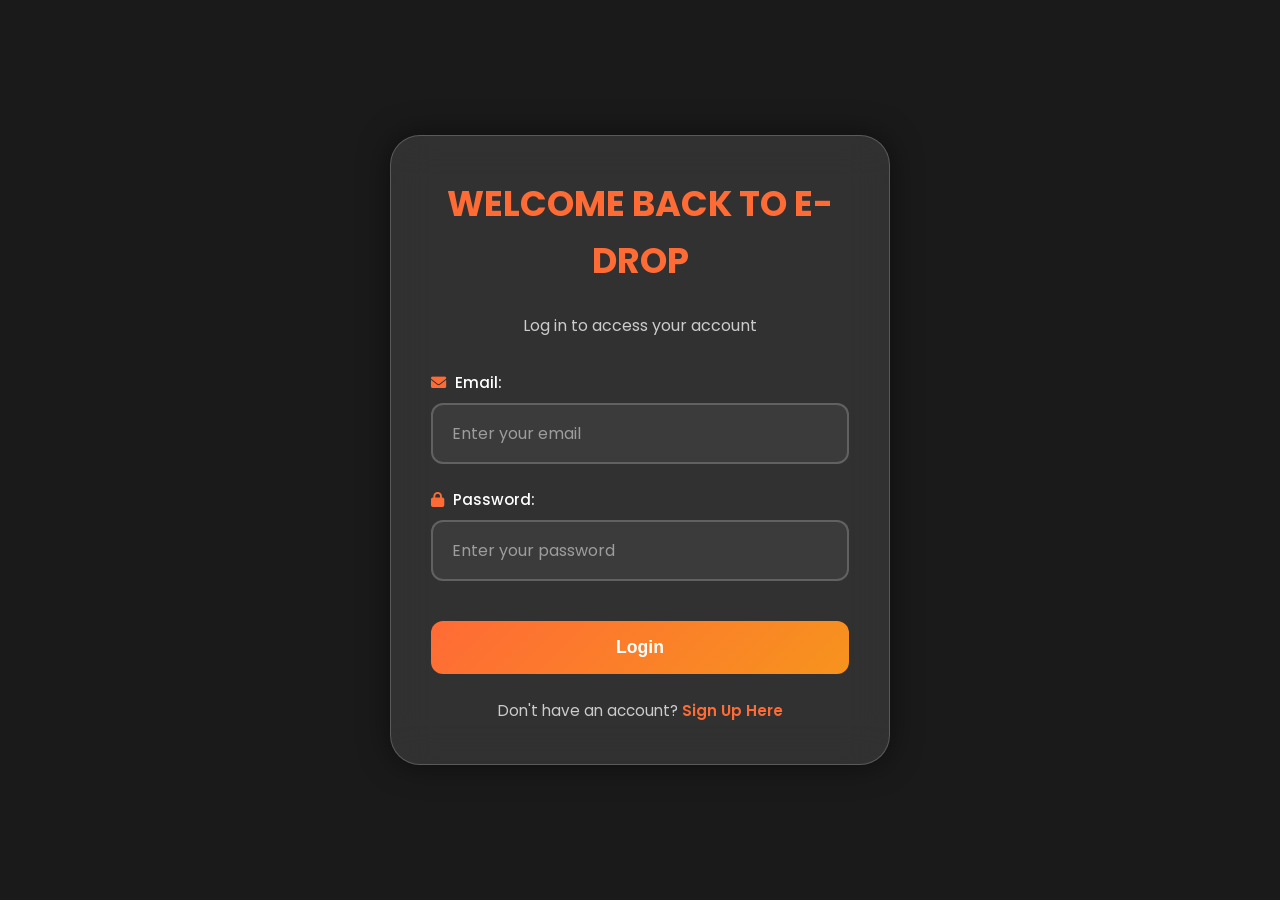
<file: frontend/admin/ai-content.html>
<!DOCTYPE html>
<html lang="en">
<head>
    <meta charset="UTF-8">
    <meta name="viewport" content="width=device-width, initial-scale=1.0">
    <title>AI Content Assistant - E-DROP Admin</title>
    <link href="https://cdn.jsdelivr.net/npm/bootstrap@5.3.0/dist/css/bootstrap.min.css" rel="stylesheet">
    <link rel="stylesheet" href="https://cdnjs.cloudflare.com/ajax/libs/font-awesome/6.0.0/css/all.min.css">
    <style>
        body {
            background-color: #f8f9fa;
        }
        .sidebar {
            background: linear-gradient(135deg, #1a1a1a 0%, #2d2d2d 100%);
            min-height: 100vh;
            color: white;
            position: fixed;
            width: 250px;
            left: 0;
            top: 0;
            z-index: 100;
        }
        .sidebar .nav-link {
            color: rgba(255,255,255,0.8);
            padding: 12px 20px;
            margin: 5px 15px;
            border-radius: 8px;
            transition: all 0.3s;
        }
        .sidebar .nav-link:hover,
        .sidebar .nav-link.active {
            background-color: rgba(255,107,53,0.2);
            color: #ff6b35;
        }
        .sidebar .nav-link i {
            width: 20px;
            margin-right: 10px;
        }
        .main-content {
            margin-left: 250px;
            padding: 20px;
        }
        .top-navbar {
            background: white;
            box-shadow: 0 2px 10px rgba(0,0,0,0.1);
            padding: 15px 30px;
            margin-bottom: 30px;
            border-radius: 10px;
        }
        .content-card {
            background: white;
            border-radius: 15px;
            box-shadow: 0 5px 15px rgba(0,0,0,0.1);
            padding: 30px;
            margin-bottom: 20px;
        }
        .ai-card {
            background: linear-gradient(135deg, #667eea 0%, #764ba2 100%);
            color: white;
            border-radius: 15px;
            padding: 25px;
            margin-bottom: 20px;
            transition: transform 0.3s;
        }
        .ai-card:hover {
            transform: translateY(-5px);
        }
        .ai-icon {
            font-size: 2rem;
            margin-bottom: 15px;
            opacity: 0.9;
        }
        .generate-btn {
            background: linear-gradient(135deg, #ff6b35 0%, #f7931e 100%);
            border: none;
            padding: 12px 25px;
            border-radius: 25px;
            font-weight: 600;
            transition: transform 0.2s;
        }
        .generate-btn:hover {
            transform: translateY(-2px);
        }
        .ai-response {
            background: #f8f9fa;
            border-radius: 10px;
            padding: 20px;
            margin-top: 15px;
            border-left: 4px solid #ff6b35;
        }
        .loading-spinner {
            display: none;
            text-align: center;
            margin: 20px 0;
        }
        .suggestion-card {
            background: white;
            border-radius: 10px;
            padding: 20px;
            margin-bottom: 15px;
            border: 1px solid #dee2e6;
            transition: all 0.3s;
        }
        .suggestion-card:hover {
            box-shadow: 0 3px 10px rgba(0,0,0,0.1);
            transform: translateY(-2px);
        }
        .copy-btn {
            background: linear-gradient(135deg, #28a745 0%, #20c997 100%);
            border: none;
            padding: 8px 15px;
            border-radius: 15px;
            color: white;
            font-size: 0.8rem;
        }
    </style>
</head>
<body>
    <!-- Sidebar -->
    <nav class="sidebar">
        <div class="p-3">
            <h4 class="text-center mb-4">
                <i class="fas fa-tachometer-alt me-2"></i>
                E-DROP Admin
            </h4>
            <ul class="nav flex-column">
                <li class="nav-item">
                    <a class="nav-link" href="dashboard.html">
                        <i class="fas fa-home"></i>Dashboard
                    </a>
                </li>
                <li class="nav-item">
                    <h6 class="text-uppercase text-muted px-3 mt-3 mb-2">Pages</h6>
                </li>
                <li class="nav-item">
                    <a class="nav-link" href="pages/home.html">
                        <i class="fas fa-home"></i>Home
                    </a>
                </li>
                <li class="nav-item">
                    <a class="nav-link" href="pages/about.html">
                        <i class="fas fa-info-circle"></i>About
                    </a>
                </li>
                <li class="nav-item">
                    <a class="nav-link" href="pages/services.html">
                        <i class="fas fa-cogs"></i>Services
                    </a>
                </li>
                <li class="nav-item">
                    <a class="nav-link" href="pages/contact.html">
                        <i class="fas fa-envelope"></i>Contact
                    </a>
                </li>
                <li class="nav-item">
                    <h6 class="text-uppercase text-muted px-3 mt-3 mb-2">AI Tools</h6>
                </li>
                <li class="nav-item">
                    <a class="nav-link active" href="ai-content.html">
                        <i class="fas fa-robot"></i>AI Assistant
                    </a>
                </li>
                <li class="nav-item">
                    <h6 class="text-uppercase text-muted px-3 mt-3 mb-2">Management</h6>
                </li>
                <li class="nav-item">
                    <a class="nav-link" href="services/view.html">
                        <i class="fas fa-list"></i>Services Management
                    </a>
                </li>
                <li class="nav-item">
                    <a class="nav-link" href="messages.html">
                        <i class="fas fa-envelope-open"></i>Contact Messages
                    </a>
                </li>
                <li class="nav-item">
                    <a class="nav-link" href="media.html">
                        <i class="fas fa-images"></i>Media
                    </a>
                </li>
                <li class="nav-item">
                    <a class="nav-link" href="profile.html">
                        <i class="fas fa-user"></i>Profile
                    </a>
                </li>
                <li class="nav-item mt-3">
                    <a class="nav-link text-danger" href="#" onclick="logout()">
                        <i class="fas fa-sign-out-alt"></i>Logout
                    </a>
                </li>
            </ul>
        </div>
    </nav>

    <!-- Main Content -->
    <div class="main-content">
        <!-- Top Navbar -->
        <div class="top-navbar d-flex justify-content-between align-items-center">
            <div>
                <h4 class="mb-0">AI Content Assistant</h4>
                <small class="text-muted">Let AI help you create better content</small>
            </div>
            <div class="d-flex align-items-center">
                <i class="fas fa-robot fa-2x text-primary me-2"></i>
                <span>AI Powered</span>
            </div>
        </div>

        <!-- AI Features Grid -->
        <div class="row">
            <div class="col-md-6">
                <div class="ai-card">
                    <div class="ai-icon">
                        <i class="fas fa-magic"></i>
                    </div>
                    <h5>Content Generator</h5>
                    <p>AI se professional content generate karo - service descriptions, about text, marketing copy</p>
                    <button class="btn generate-btn" onclick="showContentGenerator()">
                        <i class="fas fa-plus me-2"></i>Content Banana
                    </button>
                </div>
            </div>

            <div class="col-md-6">
                <div class="ai-card">
                    <div class="ai-icon">
                        <i class="fas fa-search"></i>
                    </div>
                    <h5>SEO Optimizer</h5>
                    <p>Content ko SEO-friendly banana, meta descriptions aur keywords suggest karna</p>
                    <button class="btn generate-btn" onclick="showSEOOptimizer()">
                        <i class="fas fa-search-plus me-2"></i>SEO Optimize Karo
                    </button>
                </div>
            </div>

            <div class="col-md-6">
                <div class="ai-card">
                    <div class="ai-icon">
                        <i class="fas fa-images"></i>
                    </div>
                    <h5>Image Alt Text</h5>
                    <p>Uploaded images ke liye AI se descriptive alt text generate karo</p>
                    <button class="btn generate-btn" onclick="showAltTextGenerator()">
                        <i class="fas fa-tag me-2"></i>Alt Text Banana
                    </button>
                </div>
            </div>

            <div class="col-md-6">
                <div class="ai-card">
                    <div class="ai-icon">
                        <i class="fas fa-reply"></i>
                    </div>
                    <h5>Email Assistant</h5>
                    <p>Contact form messages ke liye AI se professional email replies draft karo</p>
                    <button class="btn generate-btn" onclick="showEmailAssistant()">
                        <i class="fas fa-envelope me-2"></i>Email Reply Banana
                    </button>
                </div>
            </div>
        </div>

        <!-- Content Generator Section -->
        <div id="contentGenerator" class="content-card" style="display: none;">
            <h5 class="mb-3">
                <i class="fas fa-magic me-2 text-primary"></i>AI Content Generator
            </h5>
            <div class="row">
                <div class="col-md-6">
                    <div class="mb-3">
                        <label class="form-label">Content Type</label>
                        <select class="form-control" id="contentType">
                            <option value="service">Service Description</option>
                            <option value="about">About Section</option>
                            <option value="marketing">Marketing Copy</option>
                            <option value="blog">Blog Post</option>
                        </select>
                    </div>
                    <div class="mb-3">
                        <label class="form-label">Topic/Keywords</label>
                        <input type="text" class="form-control" id="contentTopic" placeholder="e.g., logistics, delivery, transportation">
                    </div>
                    <div class="mb-3">
                        <label class="form-label">Tone</label>
                        <select class="form-control" id="contentTone">
                            <option value="professional">Professional</option>
                            <option value="friendly">Friendly</option>
                            <option value="technical">Technical</option>
                            <option value="persuasive">Persuasive</option>
                        </select>
                    </div>
                    <button class="btn generate-btn" onclick="generateContent()">
                        <i class="fas fa-magic me-2"></i>Generate Content
                    </button>
                </div>
                <div class="col-md-6">
                    <div id="contentResult" class="ai-response" style="display: none;">
                        <h6>AI Generated Content:</h6>
                        <div id="generatedContent"></div>
                        <button class="btn copy-btn mt-3" onclick="copyToClipboard('generatedContent')">
                            <i class="fas fa-copy me-1"></i>Copy Text
                        </button>
                    </div>
                    <div class="loading-spinner" id="contentLoading">
                        <div class="spinner-border text-primary" role="status">
                            <span class="visually-hidden">Generating...</span>
                        </div>
                        <p class="mt-2">AI content generate kar raha hai...</p>
                    </div>
                </div>
            </div>
        </div>

        <!-- SEO Optimizer Section -->
        <div id="seoOptimizer" class="content-card" style="display: none;">
            <h5 class="mb-3">
                <i class="fas fa-search me-2 text-success"></i>SEO Content Optimizer
            </h5>
            <div class="row">
                <div class="col-md-6">
                    <div class="mb-3">
                        <label class="form-label">Your Content</label>
                        <textarea class="form-control" id="seoInput" rows="6" placeholder="Paste your content here for SEO optimization..."></textarea>
                    </div>
                    <button class="btn generate-btn" onclick="optimizeSEO()">
                        <i class="fas fa-search-plus me-2"></i>Optimize for SEO
                    </button>
                </div>
                <div class="col-md-6">
                    <div id="seoResult" class="ai-response" style="display: none;">
                        <h6>SEO Optimized Content:</h6>
                        <div id="optimizedContent"></div>
                        <div class="mt-3">
                            <h6>SEO Suggestions:</h6>
                            <ul id="seoSuggestions"></ul>
                        </div>
                        <button class="btn copy-btn mt-3" onclick="copyToClipboard('optimizedContent')">
                            <i class="fas fa-copy me-1"></i>Copy Optimized Text
                        </button>
                    </div>
                    <div class="loading-spinner" id="seoLoading">
                        <div class="spinner-border text-success" role="status">
                            <span class="visually-hidden">Optimizing...</span>
                        </div>
                        <p class="mt-2">SEO analysis kar raha hai...</p>
                    </div>
                </div>
            </div>
        </div>

        <!-- Alt Text Generator Section -->
        <div id="altTextGenerator" class="content-card" style="display: none;">
            <h5 class="mb-3">
                <i class="fas fa-tag me-2 text-info"></i>Image Alt Text Generator
            </h5>
            <div class="row">
                <div class="col-md-6">
                    <div class="mb-3">
                        <label class="form-label">Image Description</label>
                        <input type="text" class="form-control" id="imageDescription" placeholder="Describe what you see in the image...">
                    </div>
                    <div class="mb-3">
                        <label class="form-label">Image Context</label>
                        <select class="form-control" id="imageContext">
                            <option value="service">Service Image</option>
                            <option value="hero">Hero Banner</option>
                            <option value="testimonial">Testimonial Photo</option>
                            <option value="logo">Logo</option>
                        </select>
                    </div>
                    <button class="btn generate-btn" onclick="generateAltText()">
                        <i class="fas fa-tag me-2"></i>Generate Alt Text
                    </button>
                </div>
                <div class="col-md-6">
                    <div id="altTextResult" class="ai-response" style="display: none;">
                        <h6>AI Generated Alt Text:</h6>
                        <div id="generatedAltText" class="alert alert-info"></div>
                        <button class="btn copy-btn mt-3" onclick="copyToClipboard('generatedAltText')">
                            <i class="fas fa-copy me-1"></i>Copy Alt Text
                        </button>
                    </div>
                    <div class="loading-spinner" id="altLoading">
                        <div class="spinner-border text-info" role="status">
                            <span class="visually-hidden">Generating...</span>
                        </div>
                        <p class="mt-2">Alt text generate kar raha hai...</p>
                    </div>
                </div>
            </div>
        </div>

        <!-- Email Assistant Section -->
        <div id="emailAssistant" class="content-card" style="display: none;">
            <h5 class="mb-3">
                <i class="fas fa-reply me-2 text-warning"></i>AI Email Assistant
            </h5>
            <div class="row">
                <div class="col-md-6">
                    <div class="mb-3">
                        <label class="form-label">Customer Message</label>
                        <textarea class="form-control" id="customerMessage" rows="4" placeholder="Paste customer's message here..."></textarea>
                    </div>
                    <div class="mb-3">
                        <label class="form-label">Response Type</label>
                        <select class="form-control" id="responseType">
                            <option value="inquiry">General Inquiry</option>
                            <option value="complaint">Complaint</option>
                            <option value="feedback">Feedback</option>
                            <option value="partnership">Partnership</option>
                        </select>
                    </div>
                    <button class="btn generate-btn" onclick="generateEmailReply()">
                        <i class="fas fa-reply me-2"></i>Generate Reply
                    </button>
                </div>
                <div class="col-md-6">
                    <div id="emailResult" class="ai-response" style="display: none;">
                        <h6>AI Generated Email Reply:</h6>
                        <div id="generatedEmail"></div>
                        <button class="btn copy-btn mt-3" onclick="copyToClipboard('generatedEmail')">
                            <i class="fas fa-copy me-1"></i>Copy Email
                        </button>
                    </div>
                    <div class="loading-spinner" id="emailLoading">
                        <div class="spinner-border text-warning" role="status">
                            <span class="visually-hidden">Generating...</span>
                        </div>
                        <p class="mt-2">Professional reply draft kar raha hai...</p>
                    </div>
                </div>
            </div>
        </div>

        <!-- AI Suggestions -->
        <div class="content-card">
            <h5 class="mb-3">
                <i class="fas fa-lightbulb me-2 text-warning"></i>AI Smart Suggestions
            </h5>
            <div class="row">
                <div class="col-md-6">
                    <div class="suggestion-card">
                        <h6><i class="fas fa-chart-line text-success me-2"></i>Content Performance</h6>
                        <p class="mb-2">Your service descriptions can be improved by adding specific benefits and features.</p>
                        <button class="btn btn-sm btn-outline-primary" onclick="showContentGenerator()">Improve Now</button>
                    </div>
                </div>
                <div class="col-md-6">
                    <div class="suggestion-card">
                        <h6><i class="fas fa-search text-info me-2"></i>SEO Optimization</h6>
                        <p class="mb-2">Add keywords like "Pakistan logistics", "reliable delivery" to improve search rankings.</p>
                        <button class="btn btn-sm btn-outline-info" onclick="showSEOOptimizer()">Optimize Now</button>
                    </div>
                </div>
            </div>
        </div>
    </div>

    <script src="https://cdn.jsdelivr.net/npm/bootstrap@5.3.0/dist/js/bootstrap.bundle.min.js"></script>
    <script>
        // Check if admin is logged in
        if (!localStorage.getItem('adminLoggedIn')) {
            window.location.href = 'login.html';
        }

        function logout() {
            localStorage.removeItem('adminLoggedIn');
            window.location.href = 'login.html';
        }

        // Show/Hide sections
        function showContentGenerator() {
            hideAllSections();
            document.getElementById('contentGenerator').style.display = 'block';
        }

        function showSEOOptimizer() {
            hideAllSections();
            document.getElementById('seoOptimizer').style.display = 'block';
        }

        function showAltTextGenerator() {
            hideAllSections();
            document.getElementById('altTextGenerator').style.display = 'block';
        }

        function showEmailAssistant() {
            hideAllSections();
            document.getElementById('emailAssistant').style.display = 'block';
        }

        function hideAllSections() {
            document.getElementById('contentGenerator').style.display = 'none';
            document.getElementById('seoOptimizer').style.display = 'none';
            document.getElementById('altTextGenerator').style.display = 'none';
            document.getElementById('emailAssistant').style.display = 'none';
        }

        // AI Content Generation
        function generateContent() {
            const type = document.getElementById('contentType').value;
            const topic = document.getElementById('contentTopic').value;
            const tone = document.getElementById('contentTone').value;

            if (!topic.trim()) {
                alert('Please enter a topic or keywords!');
                return;
            }

            // Show loading
            document.getElementById('contentLoading').style.display = 'block';
            document.getElementById('contentResult').style.display = 'none';

            // Simulate AI processing
            setTimeout(() => {
                let content = '';

                if (type === 'service') {
                    content = `Experience our premium ${topic} services designed to meet your logistics needs with unparalleled reliability and efficiency. Our expert team ensures timely delivery across Pakistan, utilizing advanced tracking technology and professional handling procedures. Choose E-DROP for ${topic} solutions that exceed expectations and deliver results.`;
                } else if (type === 'about') {
                    content = `E-DROP is Pakistan's leading logistics and ${topic} company, committed to providing exceptional service since our inception. With years of experience in the industry, we have built a reputation for reliability, innovation, and customer satisfaction. Our dedicated team works tirelessly to ensure every ${topic} need is met with the highest standards of quality and professionalism.`;
                } else if (type === 'marketing') {
                    content = `Transform your ${topic} experience with E-DROP's comprehensive solutions. From initial planning to final delivery, we handle every aspect with precision and care. Our customer-centric approach ensures that your ${topic} requirements are not just met, but exceeded. Join thousands of satisfied customers who trust E-DROP for their logistics needs.`;
                }

                document.getElementById('generatedContent').innerHTML = `<p>${content}</p>`;
                document.getElementById('contentLoading').style.display = 'none';
                document.getElementById('contentResult').style.display = 'block';
            }, 2000);
        }

        // SEO Optimization
        function optimizeSEO() {
            const input = document.getElementById('seoInput').value;

            if (!input.trim()) {
                alert('Please enter content to optimize!');
                return;
            }

            document.getElementById('seoLoading').style.display = 'block';
            document.getElementById('seoResult').style.display = 'none';

            setTimeout(() => {
                const optimized = input + ' Discover reliable logistics solutions with E-DROP, Pakistan\'s trusted delivery partner.';

                document.getElementById('optimizedContent').innerHTML = `<p>${optimized}</p>`;
                document.getElementById('seoSuggestions').innerHTML = `
                    <li>Add keywords like "Pakistan logistics", "reliable delivery"</li>
                    <li>Include location-based terms for better local SEO</li>
                    <li>Use action words like "discover", "experience", "transform"</li>
                `;

                document.getElementById('seoLoading').style.display = 'none';
                document.getElementById('seoResult').style.display = 'block';
            }, 1500);
        }

        // Alt Text Generation
        function generateAltText() {
            const description = document.getElementById('imageDescription').value;
            const context = document.getElementById('imageContext').value;

            if (!description.trim()) {
                alert('Please describe the image!');
                return;
            }

            document.getElementById('altLoading').style.display = 'block';
            document.getElementById('altTextResult').style.display = 'none';

            setTimeout(() => {
                let altText = '';

                if (context === 'service') {
                    altText = `E-DROP ${description} service illustration showing professional logistics operations in Pakistan`;
                } else if (context === 'hero') {
                    altText = `E-DROP hero banner featuring ${description} representing reliable logistics and delivery services`;
                } else if (context === 'testimonial') {
                    altText = `Customer testimonial photo showing ${description} satisfied with E-DROP logistics services`;
                } else {
                    altText = `E-DROP logo and branding featuring ${description} for professional logistics company`;
                }

                document.getElementById('generatedAltText').textContent = altText;
                document.getElementById('altLoading').style.display = 'none';
                document.getElementById('altTextResult').style.display = 'block';
            }, 1000);
        }

        // Email Reply Generation
        function generateEmailReply() {
            const message = document.getElementById('customerMessage').value;
            const type = document.getElementById('responseType').value;

            if (!message.trim()) {
                alert('Please enter the customer message!');
                return;
            }

            document.getElementById('emailLoading').style.display = 'block';
            document.getElementById('emailResult').style.display = 'none';

            setTimeout(() => {
                let reply = '';

                if (type === 'inquiry') {
                    reply = `Dear Valued Customer,\n\nThank you for your interest in E-DROP's services. We appreciate you reaching out to us.\n\nWe would be happy to provide you with detailed information about our logistics solutions. Our team specializes in reliable delivery services across Pakistan with real-time tracking and professional handling.\n\nPlease feel free to contact us at info@edrop.com or call 0925-681111 to discuss your specific requirements.\n\nBest regards,\nE-DROP Team\nCustomer Service Department`;
                } else if (type === 'complaint') {
                    reply = `Dear Customer,\n\nThank you for bringing this matter to our attention. We sincerely apologize for any inconvenience caused and value your feedback.\n\nWe take customer satisfaction very seriously and would like to resolve this issue immediately. Our customer service team will contact you within 24 hours to address your concerns and ensure complete satisfaction.\n\nPlease contact us at support@edrop.com if you need immediate assistance.\n\nBest regards,\nE-DROP Customer Care Team`;
                } else {
                    reply = `Dear Customer,\n\nThank you for your valuable feedback and for choosing E-DROP for your logistics needs. We are delighted to hear about your positive experience.\n\nYour satisfaction is our top priority, and we continuously strive to provide the best service possible. We appreciate you taking the time to share your thoughts with us.\n\nBest regards,\nE-DROP Management Team`;
                }

                document.getElementById('generatedEmail').innerHTML = `<pre style="white-space: pre-wrap; font-family: inherit;">${reply}</pre>`;
                document.getElementById('emailLoading').style.display = 'none';
                document.getElementById('emailResult').style.display = 'block';
            }, 2000);
        }

        // Copy to clipboard
        function copyToClipboard(elementId) {
            const element = document.getElementById(elementId);
            const text = element.textContent || element.innerText;

            navigator.clipboard.writeText(text).then(() => {
                alert('Copied to clipboard!');
            }).catch(err => {
                console.error('Failed to copy: ', err);
                // Fallback for older browsers
                const textArea = document.createElement('textarea');
                textArea.value = text;
                document.body.appendChild(textArea);
                textArea.select();
                document.execCommand('copy');
                document.body.removeChild(textArea);
                alert('Copied to clipboard!');
            });
        }
    </script>
</body>
</html>
</file>
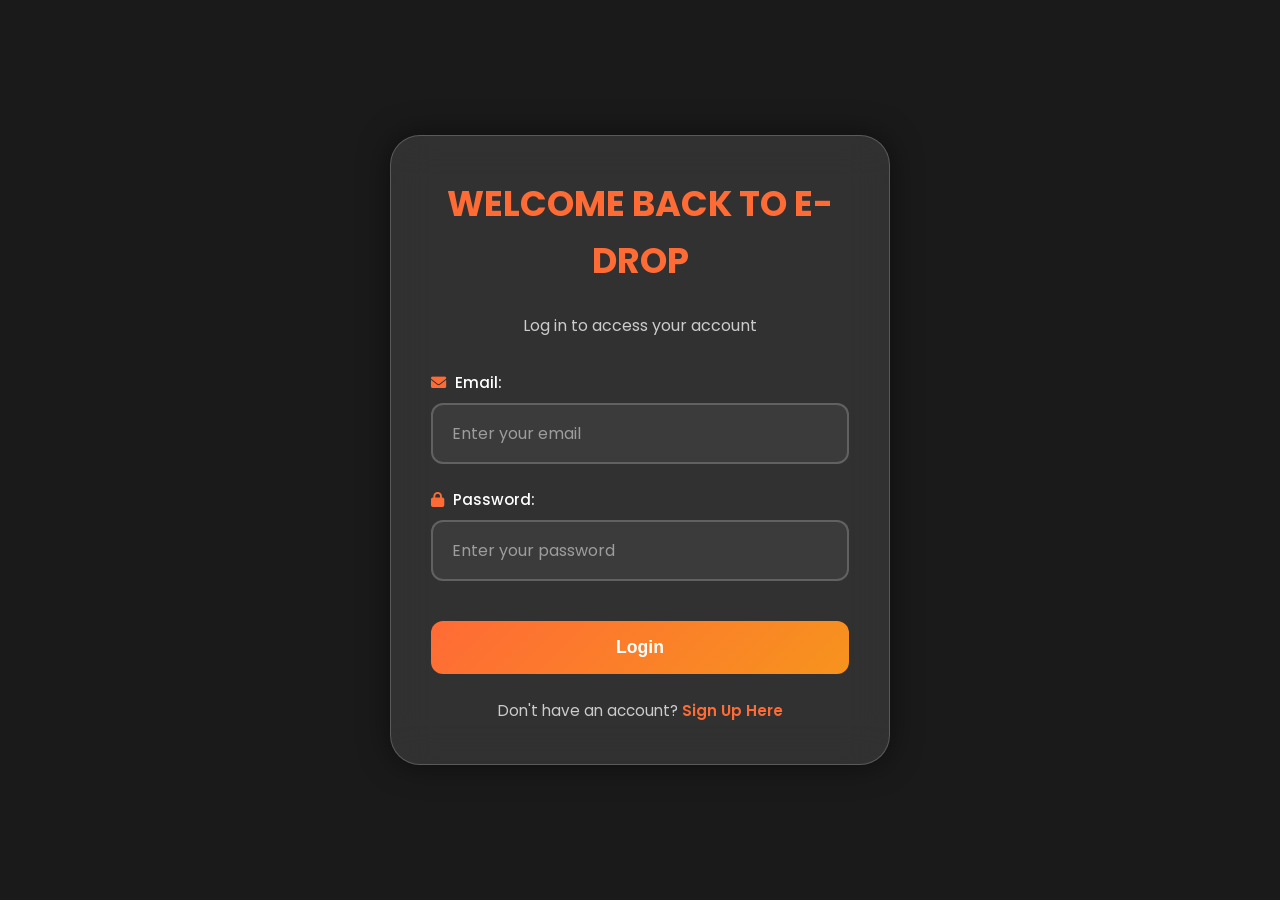
<file: frontend/admin/login.html>
<!DOCTYPE html>
<html lang="en">
<head>
    <meta charset="UTF-8">
    <meta name="viewport" content="width=device-width, initial-scale=1.0">
    <title>E-DROP - Login</title>
    <link rel="stylesheet" href="../styles.css">
    <link rel="stylesheet" href="../ecab.css"> <!-- Include ecab.css if it has general styles you want -->
    <link href="https://fonts.googleapis.com/css2?family=Poppins:wght@300;400;500;600;700;800;900&display=swap" rel="stylesheet">
    <link rel="stylesheet" href="https://cdnjs.cloudflare.com/ajax/libs/font-awesome/6.0.0/css/all.min.css">
    <style>
        /* Specific styles for the login page, ensuring it blends with the overall theme */
        body {
            background-color: #1a1a1a; /* Dark background from your theme */
            display: flex;
            justify-content: center;
            align-items: center;
            min-height: 100vh;
            margin: 0;
            overflow: hidden; /* Prevent scroll on this isolated page */
        }

        .login-container {
            background: var(--glass-bg); /* Use glass effect from your styles.css */
            backdrop-filter: var(--blur);
            border: 1px solid var(--glass-border);
            border-radius: var(--border-radius-lg);
            box-shadow: 0 0 30px rgba(0, 0, 0, 0.5);
            padding: 40px;
            width: 100%;
            max-width: 500px;
            text-align: center;
            position: relative;
            overflow: hidden;
            animation: slideDown 0.6s ease-out;
        }

        .login-container::before {
            content: '';
            position: absolute;
            top: 0;
            left: -100%;
            width: 100%;
            height: 100%;
            background: linear-gradient(90deg, transparent, rgba(255, 107, 53, 0.05), transparent);
            animation: gradientShift 8s ease infinite;
            background-size: 200% 200%;
            pointer-events: none;
            z-index: -1;
        }

        .login-container h2 {
            color: #ff6b35; /* Accent color from your theme */
            font-size: 2.2rem;
            font-weight: 700;
            margin-bottom: 1.5rem;
            text-transform: uppercase;
        }

        .login-container p.subtitle {
            color: #ccc;
            margin-bottom: 2rem;
            font-size: 1rem;
        }

        .form-group {
            margin-bottom: 1.5rem;
            text-align: left;
        }

        .form-group label {
            display: block;
            color: #fff;
            font-weight: 500;
            margin-bottom: 8px;
        }

        .form-group input[type="email"],
        .form-group input[type="password"] {
            width: 100%;
            padding: 1rem 1.2rem;
            border: 2px solid rgba(255, 255, 255, 0.2);
            border-radius: 12px;
            font-family: 'Poppins', sans-serif;
            font-size: 1rem;
            background: rgba(255, 255, 255, 0.05);
            color: #fff;
            transition: var(--transition);
        }

        .form-group input::placeholder {
            color: rgba(255, 255, 255, 0.5);
        }

        .form-group input:focus {
            outline: none;
            border-color: #ff6b35;
            background: rgba(255, 255, 255, 0.1);
            box-shadow: 0 0 0 3px rgba(255, 107, 53, 0.2);
        }

        .submit-btn {
            width: 100%;
            background: var(--accent-gradient); /* Use accent gradient from your theme */
            color: #fff;
            border: none;
            padding: 1rem;
            border-radius: 12px;
            font-size: 1.1rem;
            font-weight: 600;
            cursor: pointer;
            transition: var(--transition);
            position: relative;
            overflow: hidden;
            z-index: 1;
            margin-top: 1rem;
        }

        .submit-btn:hover {
            transform: translateY(-3px) scale(1.01);
            box-shadow: 0 10px 20px rgba(255, 107, 53, 0.4);
        }

        .signup-link {
            margin-top: 25px;
            font-size: 0.95rem;
            color: #ccc;
        }

        .signup-link a {
            color: #ff6b35;
            text-decoration: none;
            font-weight: 600;
            transition: color 0.3s ease;
        }

        .signup-link a:hover {
            color: #fff;
            text-decoration: underline;
        }
    </style>
</head>
<body>
    <div class="login-container">
        <h2>Welcome Back to E-DROP</h2>
        <p class="subtitle">Log in to access your account</p>
        <form action="/login" method="POST">
            <div class="form-group">
                <label for="email"><i class="fas fa-envelope"></i> Email:</label>
                <input type="email" id="email" name="email" placeholder="Enter your email" required>
            </div>
            <div class="form-group">
                <label for="password"><i class="fas fa-lock"></i> Password:</label>
                <input type="password" id="password" name="password" placeholder="Enter your password" required>
            </div>
            <button type="submit" class="submit-btn">Login</button>
        </form>
        <div class="signup-link">
            Don't have an account? <a href="signup.html">Sign Up Here</a>
        </div>
        </div>

        <script>
            (function(){
                const params = new URLSearchParams(location.search);
                const next = params.get('next') || '/';
                const form = document.querySelector('form');
                if(!form) return;

                form.addEventListener('submit', function(e){
                    e.preventDefault();
                    const data = new FormData(form);

                    fetch(form.action, {
                        method: form.method || 'POST',
                        body: data,
                        credentials: 'same-origin',
                        headers: { 'Accept': 'application/json' }
                    }).then(async res => {
                        const ct = res.headers.get('content-type') || '';
                        if(res.redirected){
                            // If server redirected, follow that redirect
                            window.location.href = res.url;
                            return;
                        }

                        if(ct.includes('application/json')){
                            const json = await res.json();
                            if(json && json.token){
                                localStorage.setItem('authToken', json.token);
                                window.location.href = next;
                                return;
                            } else if(json && json.success){
                                localStorage.setItem('authToken', 'true');
                                window.location.href = next;
                                return;
                            } else {
                                alert(json.error || 'Login failed');
                            }
                        } else {
                            const text = await res.text();
                            if(res.ok || text.toLowerCase().includes('success')){
                                localStorage.setItem('authToken', 'true');
                                window.location.href = next;
                            } else {
                                // fallback to normal submit navigation
                                form.submit();
                            }
                        }
                    }).catch(err => {
                        console.error('Login error', err);
                        form.submit();
                    });
                });

                // If a token was passed in the URL, set it and redirect
                const tokenFromUrl = params.get('token');
                if(tokenFromUrl){
                    localStorage.setItem('authToken', tokenFromUrl);
                    location.href = next;
                }
            })();
        </script>
    </body>
    </html>
</file>
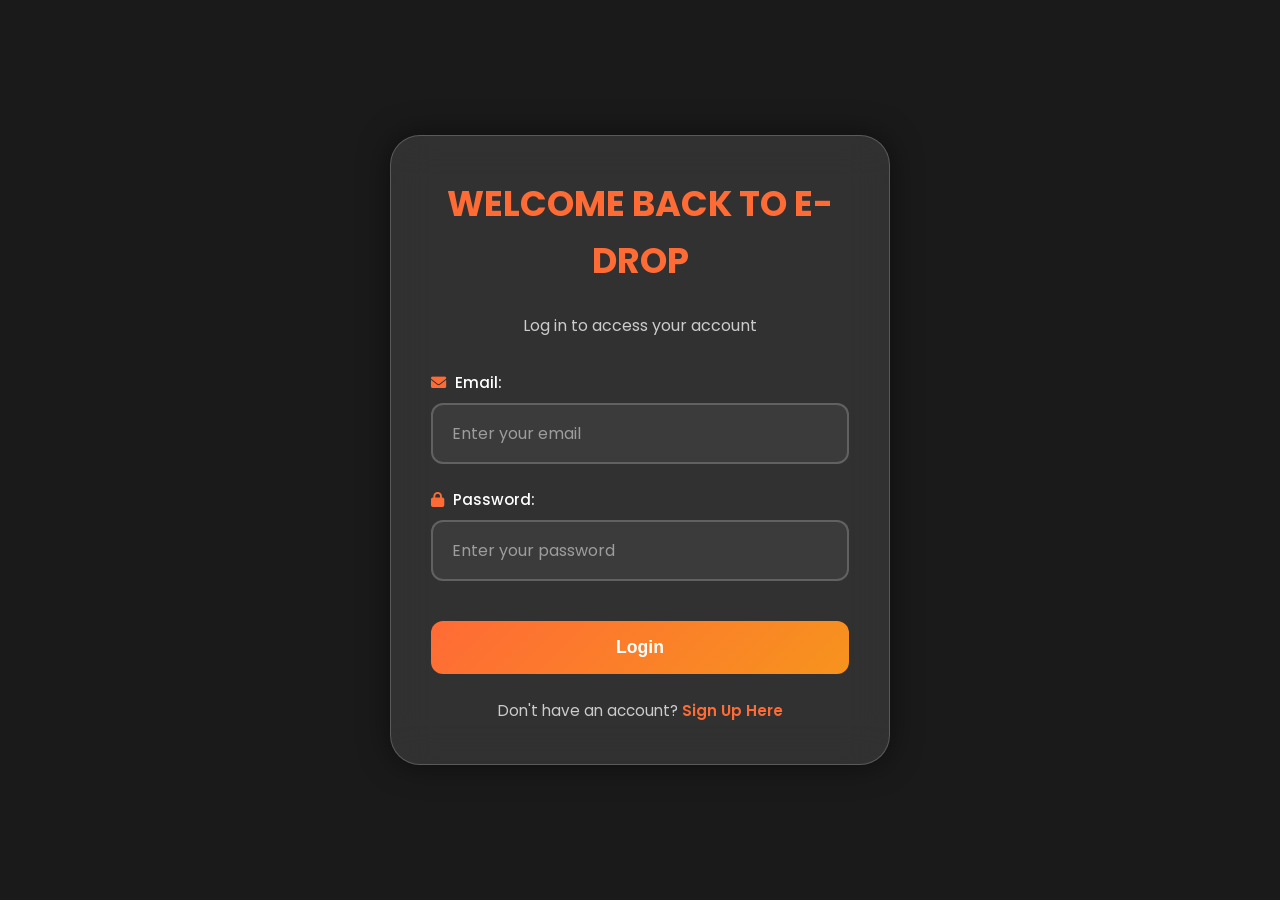
<file: frontend/admin/messages.html>
<!DOCTYPE html>
<html lang="en">
<head>
    <meta charset="UTF-8">
    <meta name="viewport" content="width=device-width, initial-scale=1.0">
    <title>Contact Messages - E-DROP Admin</title>
    <link href="https://cdn.jsdelivr.net/npm/bootstrap@5.3.0/dist/css/bootstrap.min.css" rel="stylesheet">
    <link rel="stylesheet" href="https://cdnjs.cloudflare.com/ajax/libs/font-awesome/6.0.0/css/all.min.css">
    <style>
        body {
            background-color: #f8f9fa;
        }
        .sidebar {
            background: linear-gradient(135deg, #1a1a1a 0%, #2d2d2d 100%);
            min-height: 100vh;
            color: white;
            position: fixed;
            width: 250px;
            left: 0;
            top: 0;
            z-index: 100;
        }
        .sidebar .nav-link {
            color: rgba(255,255,255,0.8);
            padding: 12px 20px;
            margin: 5px 15px;
            border-radius: 8px;
            transition: all 0.3s;
        }
        .sidebar .nav-link:hover,
        .sidebar .nav-link.active {
            background-color: rgba(255,107,53,0.2);
            color: #ff6b35;
        }
        .sidebar .nav-link i {
            width: 20px;
            margin-right: 10px;
        }
        .main-content {
            margin-left: 250px;
            padding: 20px;
        }
        .top-navbar {
            background: white;
            box-shadow: 0 2px 10px rgba(0,0,0,0.1);
            padding: 15px 30px;
            margin-bottom: 30px;
            border-radius: 10px;
        }
        .content-card {
            background: white;
            border-radius: 15px;
            box-shadow: 0 5px 15px rgba(0,0,0,0.1);
            padding: 30px;
            margin-bottom: 20px;
        }
        .message-card {
            background: #f8f9fa;
            border-radius: 10px;
            padding: 20px;
            margin-bottom: 15px;
            border: 1px solid #dee2e6;
            transition: all 0.3s;
        }
        .message-card:hover {
            box-shadow: 0 3px 10px rgba(0,0,0,0.1);
            transform: translateY(-2px);
        }
        .message-header {
            display: flex;
            justify-content: between;
            align-items: center;
            margin-bottom: 15px;
        }
        .message-meta {
            display: flex;
            gap: 15px;
            align-items: center;
        }
        .message-avatar {
            width: 40px;
            height: 40px;
            border-radius: 50%;
            background: linear-gradient(135deg, #ff6b35 0%, #f7931e 100%);
            display: flex;
            align-items: center;
            justify-content: center;
            color: white;
            font-weight: bold;
        }
        .message-content {
            background: white;
            padding: 15px;
            border-radius: 8px;
            border: 1px solid #e9ecef;
        }
        .status-badge {
            padding: 4px 10px;
            border-radius: 15px;
            font-size: 0.75rem;
            font-weight: 600;
        }
        .status-unread {
            background-color: #cce5ff;
            color: #0066cc;
        }
        .status-read {
            background-color: #d4edda;
            color: #155724;
        }
        .btn-reply {
            background: linear-gradient(135deg, #007bff 0%, #6610f2 100%);
            border: none;
            padding: 6px 12px;
            border-radius: 15px;
            color: white;
            font-size: 0.8rem;
        }
        .btn-mark-read {
            background: linear-gradient(135deg, #28a745 0%, #20c997 100%);
            border: none;
            padding: 6px 12px;
            border-radius: 15px;
            color: white;
            font-size: 0.8rem;
            margin-left: 8px;
        }
        .filter-tabs {
            background: white;
            border-radius: 10px;
            padding: 20px;
            margin-bottom: 20px;
            box-shadow: 0 2px 10px rgba(0,0,0,0.05);
        }
        .nav-tabs .nav-link {
            border: none;
            color: #6c757d;
            font-weight: 500;
        }
        .nav-tabs .nav-link.active {
            background: linear-gradient(135deg, #ff6b35 0%, #f7931e 100%);
            color: white;
            border-radius: 8px;
        }
    </style>
</head>
<body>
    <!-- Sidebar -->
    <nav class="sidebar">
        <div class="p-3">
            <h4 class="text-center mb-4">
                <i class="fas fa-tachometer-alt me-2"></i>
                E-DROP Admin
            </h4>
            <ul class="nav flex-column">
                <li class="nav-item">
                    <a class="nav-link" href="dashboard.html">
                        <i class="fas fa-home"></i>Dashboard
                    </a>
                </li>
                <li class="nav-item">
                    <h6 class="text-uppercase text-muted px-3 mt-3 mb-2">Pages</h6>
                </li>
                <li class="nav-item">
                    <a class="nav-link" href="pages/home.html">
                        <i class="fas fa-home"></i>Home
                    </a>
                </li>
                <li class="nav-item">
                    <a class="nav-link" href="pages/about.html">
                        <i class="fas fa-info-circle"></i>About
                    </a>
                </li>
                <li class="nav-item">
                    <a class="nav-link" href="pages/services.html">
                        <i class="fas fa-cogs"></i>Services
                    </a>
                </li>
                <li class="nav-item">
                    <a class="nav-link" href="pages/contact.html">
                        <i class="fas fa-envelope"></i>Contact
                    </a>
                </li>
                <li class="nav-item">
                    <h6 class="text-uppercase text-muted px-3 mt-3 mb-2">Management</h6>
                </li>
                <li class="nav-item">
                    <a class="nav-link" href="services/view.html">
                        <i class="fas fa-list"></i>Services Management
                    </a>
                </li>
                <li class="nav-item">
                    <a class="nav-link active" href="messages.html">
                        <i class="fas fa-envelope-open"></i>Contact Messages
                    </a>
                </li>
                <li class="nav-item">
                    <a class="nav-link" href="media.html">
                        <i class="fas fa-images"></i>Media
                    </a>
                </li>
                <li class="nav-item">
                    <a class="nav-link" href="profile.html">
                        <i class="fas fa-user"></i>Profile
                    </a>
                </li>
                <li class="nav-item mt-3">
                    <a class="nav-link text-danger" href="#" onclick="logout()">
                        <i class="fas fa-sign-out-alt"></i>Logout
                    </a>
                </li>
            </ul>
        </div>
    </nav>

    <!-- Main Content -->
    <div class="main-content">
        <!-- Top Navbar -->
        <div class="top-navbar d-flex justify-content-between align-items-center">
            <div>
                <h4 class="mb-0">Contact Messages</h4>
                <small class="text-muted">Manage customer inquiries</small>
            </div>
            <div class="d-flex align-items-center">
                <i class="fas fa-user-circle fa-2x text-secondary me-2"></i>
                <span>Admin</span>
            </div>
        </div>

        <!-- Filter Tabs -->
        <div class="filter-tabs">
            <ul class="nav nav-tabs" id="messageTabs" role="tablist">
                <li class="nav-item" role="presentation">
                    <button class="nav-link active" id="all-tab" data-bs-toggle="tab" data-bs-target="#all-messages" type="button" role="tab">
                        <i class="fas fa-envelope me-1"></i>All Messages (12)
                    </button>
                </li>
                <li class="nav-item" role="presentation">
                    <button class="nav-link" id="unread-tab" data-bs-toggle="tab" data-bs-target="#unread-messages" type="button" role="tab">
                        <i class="fas fa-envelope-open-text me-1"></i>Unread (5)
                    </button>
                </li>
                <li class="nav-item" role="presentation">
                    <button class="nav-link" id="read-tab" data-bs-toggle="tab" data-bs-target="#read-messages" type="button" role="tab">
                        <i class="fas fa-check-circle me-1"></i>Read (7)
                    </button>
                </li>
            </ul>
        </div>

        <!-- Messages Content -->
        <div class="tab-content" id="messageTabsContent">
            <!-- All Messages -->
            <div class="tab-pane fade show active" id="all-messages" role="tabpanel">
                <div class="content-card">
                    <!-- Message 1 -->
                    <div class="message-card">
                        <div class="message-header">
                            <div class="message-meta">
                                <div class="message-avatar">A</div>
                                <div>
                                    <strong>Ahmed Khan</strong>
                                    <br><small class="text-muted">ahmed.khan@email.com</small>
                                </div>
                            </div>
                            <div class="d-flex align-items-center">
                                <small class="text-muted me-3">2 hours ago</small>
                                <span class="status-badge status-unread">Unread</span>
                                <button class="btn-mark-read" onclick="markAsRead(this)">
                                    <i class="fas fa-check me-1"></i>Mark Read
                                </button>
                            </div>
                        </div>
                        <div class="message-content">
                            <strong>Subject: Inquiry about E-CAB service</strong>
                            <p>Hi E-DROP team,</p>
                            <p>I am interested in your E-CAB service for my business. Could you please provide me with pricing information and availability in Lahore area? I would also like to know about the booking process.</p>
                            <p>Best regards,<br>Ahmed Khan<br>Phone: +92-300-1234567</p>
                        </div>
                    </div>

                    <!-- Message 2 -->
                    <div class="message-card">
                        <div class="message-header">
                            <div class="message-meta">
                                <div class="message-avatar">S</div>
                                <div>
                                    <strong>Sara Ahmed</strong>
                                    <br><small class="text-muted">sara.ahmed@email.com</small>
                                </div>
                            </div>
                            <div class="d-flex align-items-center">
                                <small class="text-muted me-3">4 hours ago</small>
                                <span class="status-badge status-read">Read</span>
                            </div>
                        </div>
                        <div class="message-content">
                            <strong>Subject: Shipping inquiry</strong>
                            <p>Dear E-DROP,</p>
                            <p>I need to ship 50kg of goods from Karachi to Islamabad urgently. Could you provide a quote for express delivery? Also, do you offer insurance for high-value shipments?</p>
                            <p>Thank you,<br>Sara Ahmed</p>
                        </div>
                    </div>

                    <!-- Message 3 -->
                    <div class="message-card">
                        <div class="message-header">
                            <div class="message-meta">
                                <div class="message-avatar">M</div>
                                <div>
                                    <strong>Muhammad Ali</strong>
                                    <br><small class="text-muted">muhammad.ali@email.com</small>
                                </div>
                            </div>
                            <div class="d-flex align-items-center">
                                <small class="text-muted me-3">1 day ago</small>
                                <span class="status-badge status-unread">Unread</span>
                                <button class="btn-mark-read" onclick="markAsRead(this)">
                                    <i class="fas fa-check me-1"></i>Mark Read
                                </button>
                            </div>
                        </div>
                        <div class="message-content">
                            <strong>Subject: Partnership opportunity</strong>
                            <p>Hello,</p>
                            <p>I represent a logistics company in Peshawar and am interested in exploring partnership opportunities with E-DROP. We have extensive experience in regional transportation and would like to discuss potential collaboration.</p>
                            <p>Please contact me at your earliest convenience.</p>
                            <p>Regards,<br>Muhammad Ali<br>CEO, Peshawar Logistics Ltd.</p>
                        </div>
                    </div>

                    <!-- Message 4 -->
                    <div class="message-card">
                        <div class="message-header">
                            <div class="message-meta">
                                <div class="message-avatar">F</div>
                                <div>
                                    <strong>Fatima Bibi</strong>
                                    <br><small class="text-muted">fatima.bibi@email.com</small>
                                </div>
                            </div>
                            <div class="d-flex align-items-center">
                                <small class="text-muted me-3">2 days ago</small>
                                <span class="status-badge status-read">Read</span>
                            </div>
                        </div>
                        <div class="message-content">
                            <strong>Subject: Customer feedback</strong>
                            <p>Dear E-DROP team,</p>
                            <p>I wanted to share my positive experience with your E-Shipping service. The delivery was on time and the tracking system worked perfectly. Keep up the good work!</p>
                            <p>Best,<br>Fatima Bibi</p>
                        </div>
                    </div>

                    <!-- Message 5 -->
                    <div class="message-card">
                        <div class="message-header">
                            <div class="message-meta">
                                <div class="message-avatar">H</div>
                                <div>
                                    <strong>Hassan Raza</strong>
                                    <br><small class="text-muted">hassan.raza@email.com</small>
                                </div>
                            </div>
                            <div class="d-flex align-items-center">
                                <small class="text-muted me-3">3 days ago</small>
                                <span class="status-badge status-unread">Unread</span>
                                <button class="btn-mark-read" onclick="markAsRead(this)">
                                    <i class="fas fa-check me-1"></i>Mark Read
                                </button>
                            </div>
                        </div>
                        <div class="message-content">
                            <strong>Subject: Warehousing services</strong>
                            <p>Hi,</p>
                            <p>I'm looking for warehousing solutions for my e-commerce business. Could you provide information about your storage facilities, security measures, and pricing?</p>
                            <p>Thank you,<br>Hassan Raza</p>
                        </div>
                    </div>
                </div>
            </div>

            <!-- Unread Messages -->
            <div class="tab-pane fade" id="unread-messages" role="tabpanel">
                <div class="content-card">
                    <div class="message-card">
                        <div class="message-header">
                            <div class="message-meta">
                                <div class="message-avatar">A</div>
                                <div>
                                    <strong>Ahmed Khan</strong>
                                    <br><small class="text-muted">ahmed.khan@email.com</small>
                                </div>
                            </div>
                            <div class="d-flex align-items-center">
                                <small class="text-muted me-3">2 hours ago</small>
                                <span class="status-badge status-unread">Unread</span>
                                <button class="btn-mark-read" onclick="markAsRead(this)">
                                    <i class="fas fa-check me-1"></i>Mark Read
                                </button>
                            </div>
                        </div>
                        <div class="message-content">
                            <strong>Subject: Inquiry about E-CAB service</strong>
                            <p>Hi E-DROP team, I am interested in your E-CAB service...</p>
                        </div>
                    </div>
                    <!-- More unread messages would be filtered here -->
                    <div class="text-center mt-4">
                        <p class="text-muted">Showing 5 unread messages</p>
                    </div>
                </div>
            </div>

            <!-- Read Messages -->
            <div class="tab-pane fade" id="read-messages" role="tabpanel">
                <div class="content-card">
                    <div class="message-card">
                        <div class="message-header">
                            <div class="message-meta">
                                <div class="message-avatar">S</div>
                                <div>
                                    <strong>Sara Ahmed</strong>
                                    <br><small class="text-muted">sara.ahmed@email.com</small>
                                </div>
                            </div>
                            <div class="d-flex align-items-center">
                                <small class="text-muted me-3">4 hours ago</small>
                                <span class="status-badge status-read">Read</span>
                            </div>
                        </div>
                        <div class="message-content">
                            <strong>Subject: Shipping inquiry</strong>
                            <p>Dear E-DROP, I need to ship 50kg of goods...</p>
                        </div>
                    </div>
                    <!-- More read messages would be filtered here -->
                    <div class="text-center mt-4">
                        <p class="text-muted">Showing 7 read messages</p>
                    </div>
                </div>
            </div>
        </div>
    </div>

    <script src="https://cdn.jsdelivr.net/npm/bootstrap@5.3.0/dist/js/bootstrap.bundle.min.js"></script>
    <script>
        // Check if admin is logged in
        if (!localStorage.getItem('adminLoggedIn')) {
            window.location.href = 'login.html';
        }

        function logout() {
            localStorage.removeItem('adminLoggedIn');
            window.location.href = 'login.html';
        }

        // Load messages from API
        function loadMessages() {
            fetch('/api/messages')
                .then(response => response.json())
                .then(messages => {
                    displayMessages(messages);
                })
                .catch(error => {
                    console.error('Error loading messages:', error);
                    alert('Failed to load messages');
                });
        }

        // Display messages in the UI
        function displayMessages(messages) {
            const container = document.querySelector('.tab-pane.fade.show.active .content-card');
            if (!container) return;

            // Clear existing messages
            const existingMessages = container.querySelectorAll('.message-card');
            existingMessages.forEach(card => card.remove());

            // Add messages
            messages.forEach(message => {
                const messageCard = createMessageCard(message);
                container.appendChild(messageCard);
            });
        }

        // Create message card HTML
        function createMessageCard(message) {
            const statusClass = message.status === 'read' ? 'status-read' : 'status-unread';
            const statusText = message.status === 'read' ? 'Read' : 'Unread';
            const timeAgo = new Date(message.createdAt).toLocaleDateString();

            const card = document.createElement('div');
            card.className = 'message-card';
            card.innerHTML = `
                <div class="message-header">
                    <div class="message-meta">
                        <div class="message-avatar">${message.name.charAt(0).toUpperCase()}</div>
                        <div>
                            <strong>${message.name}</strong>
                            <br><small class="text-muted">${message.email}</small>
                        </div>
                    </div>
                    <div class="d-flex align-items-center">
                        <small class="text-muted me-3">${timeAgo}</small>
                        <span class="status-badge ${statusClass}">${statusText}</span>
                                ${message.status === 'unread' ? `<button class="btn-mark-read" onclick="markAsRead(${message.id}, this)">
                            <i class="fas fa-check me-1"></i>Mark Read
                        </button>
                        <button class="btn btn-sm btn-outline-primary ms-1" onclick="generateResponse('${message.subject.replace(/'/g, "\\'")}', '${message.message.replace(/'/g, "\\'")}')">
                            <i class="fas fa-reply me-1"></i>AI Reply
                        </button>` : ''}
                    </div>
                </div>
                <div class="message-content">
                    <strong>Subject: ${message.subject}</strong>
                    <p>${message.message.replace(/\n/g, '<br>')}</p>
                </div>
            `;
            return card;
        }

        function markAsRead(messageId, button) {
            fetch(`/api/messages/${messageId}/read`, {
                method: 'PUT'
            })
            .then(response => response.json())
            .then(data => {
                if (data.success) {
                    const card = button.closest('.message-card');
                    const statusBadge = card.querySelector('.status-badge');

                    statusBadge.className = 'status-badge status-read';
                    statusBadge.textContent = 'Read';
                    button.remove();

                    alert('Message marked as read!');
                } else {
                    alert('Failed to update message status');
                }
            })
            .catch(error => {
                console.error('Error:', error);
                alert('Failed to update message status');
            });
        }

        // AI Smart Response Generation
        function generateResponse(subject, message) {
            // Create modal for AI response
            const modal = document.createElement('div');
            modal.className = 'modal fade';
            modal.id = 'aiResponseModal';
            modal.innerHTML = `
                <div class="modal-dialog modal-lg">
                    <div class="modal-content">
                        <div class="modal-header">
                            <h5 class="modal-title">
                                <i class="fas fa-brain text-info me-2"></i>AI Generated Response
                            </h5>
                            <button type="button" class="btn-close" data-bs-dismiss="modal"></button>
                        </div>
                        <div class="modal-body">
                            <div class="mb-3">
                                <label class="form-label">Subject: ${subject}</label>
                            </div>
                            <div class="mb-3">
                                <label class="form-label">Original Message:</label>
                                <div class="alert alert-light">${message}</div>
                            </div>
                            <div class="mb-3">
                                <label class="form-label">AI Suggested Response:</label>
                                <textarea class="form-control" id="aiResponseText" rows="6" readonly></textarea>
                            </div>
                            <div class="alert alert-info">
                                <small>
                                    <i class="fas fa-info-circle me-1"></i>
                                    This is an AI-generated response. Please review and customize before sending.
                                </small>
                            </div>
                        </div>
                        <div class="modal-footer">
                            <button type="button" class="btn btn-secondary" data-bs-dismiss="modal">Close</button>
                            <button type="button" class="btn btn-primary" onclick="copyResponse()">
                                <i class="fas fa-copy me-1"></i>Copy Response
                            </button>
                        </div>
                    </div>
                </div>
            `;

            document.body.appendChild(modal);
            const modalInstance = new bootstrap.Modal(modal);
            modalInstance.show();

            // Generate AI response
            const aiResponse = generateSmartResponse(subject, message);
            document.getElementById('aiResponseText').value = aiResponse;

            // Remove modal from DOM when hidden
            modal.addEventListener('hidden.bs.modal', function() {
                modal.remove();
            });
        }

        function generateSmartResponse(subject, message) {
            let response = "";

            // Analyze message content and generate appropriate response
            const lowerMessage = message.toLowerCase();
            const lowerSubject = subject.toLowerCase();

            if (lowerSubject.includes('inquiry') || lowerSubject.includes('interested')) {
                response = `Dear Valued Customer,

Thank you for your interest in our ${subject.includes('E-CAB') ? 'E-CAB transportation' : subject.includes('E-Shipping') ? 'E-Shipping logistics' : 'logistics'} services. We're delighted to hear from you!

`;
                if (lowerMessage.includes('pricing') || lowerMessage.includes('cost') || lowerMessage.includes('price')) {
                    response += `Regarding pricing, we offer competitive rates starting from PKR 500 for local deliveries, with volume discounts available for bulk shipments. Our pricing varies based on distance, weight, and service type.

`;
                }
                if (lowerMessage.includes('availability') || lowerMessage.includes('when')) {
                    response += `We provide 24/7 service availability across all major cities in Pakistan, ensuring your shipments reach their destination on time.

`;
                }
            } else if (lowerMessage.includes('complaint') || lowerMessage.includes('issue') || lowerMessage.includes('problem')) {
                response = `Dear Valued Customer,

We sincerely apologize for any inconvenience you may have experienced with our services. Your satisfaction is our top priority, and we take such feedback very seriously.

Could you please provide more details about the issue you encountered? Our customer service team will investigate this matter immediately and work to resolve it as quickly as possible.

`;
            } else if (lowerMessage.includes('feedback') || lowerMessage.includes('thank')) {
                response = `Dear Valued Customer,

Thank you for your positive feedback! We're thrilled to hear that you're satisfied with our services. Your support means everything to us and motivates us to continue providing excellent logistics solutions.

We look forward to serving you again in the future!

`;
            } else {
                response = `Dear Valued Customer,

Thank you for reaching out to E-DROP. We appreciate your interest in our logistics and transportation services.

`;
                if (lowerMessage.includes('contact') || lowerMessage.includes('phone') || lowerMessage.includes('email')) {
                    response += `You can reach us at:
- Phone: 0925-681111
- Email: info@edrop.com
- Address: Sadar Bazar, Peshawar, KPK

`;
                }
            }

            response += `Please don't hesitate to contact us if you need any further information or assistance.

Best regards,
E-DROP Customer Service Team
Phone: 0925-681111
Email: info@edrop.com
Website: www.edrop.com`;

            return response;
        }

        function copyResponse() {
            const responseText = document.getElementById('aiResponseText');
            responseText.select();
            document.execCommand('copy');

            // Show success message
            const copyBtn = document.querySelector('#aiResponseModal .btn-primary');
            const originalText = copyBtn.innerHTML;
            copyBtn.innerHTML = '<i class="fas fa-check me-1"></i>Copied!';
            copyBtn.classList.remove('btn-primary');
            copyBtn.classList.add('btn-success');

            setTimeout(() => {
                copyBtn.innerHTML = originalText;
                copyBtn.classList.remove('btn-success');
                copyBtn.classList.add('btn-primary');
            }, 2000);
        }

        // Load messages when page loads
        document.addEventListener('DOMContentLoaded', function() {
            loadMessages();
        });
    </script>
</body>
</html>
</file>
<file: frontend/styles.css>
/* Reset and Base Styles */
* {
    margin: 0;
    padding: 0;
    box-sizing: border-box;
}

/* CSS Variables for Modern Design */
:root {
    --primary-gradient: linear-gradient(135deg, #667eea 0%, #764ba2 100%);
    --secondary-gradient: linear-gradient(135deg, #f093fb 0%, #f5576c 100%);
    --accent-gradient: linear-gradient(135deg, #ff6b35 0%, #f7931e 100%);
    --glass-bg: rgba(255, 255, 255, 0.1);
    --glass-border: rgba(255, 255, 255, 0.2);
    --shadow-light: none;
    --shadow-medium: none;
    --shadow-heavy: none;
    --blur: blur(20px);
    --transition: all 0.4s cubic-bezier(0.4, 0, 0.2, 1);
    --border-radius: 20px;
    --border-radius-lg: 30px;
}

/* Animation Keyframes */
@keyframes fadeInUp {
    from {
        opacity: 0;
        transform: translateY(30px);
    }
    to {
        opacity: 1;
        transform: translateY(0);
    }
}

@keyframes glassMorph {
    0% {
        backdrop-filter: blur(0px);
        background: rgba(255, 255, 255, 0.05);
    }
    100% {
        backdrop-filter: var(--blur);
        background: var(--glass-bg);
    }
}

@keyframes gradientShift {
    0% { background-position: 0% 50%; }
    50% { background-position: 100% 50%; }
    100% { background-position: 0% 50%; }
}

@keyframes float {
    0%, 100% { transform: translateY(0px); }
    50% { transform: translateY(-10px); }
}



@keyframes fadeInLeft {
    from {
        opacity: 0;
        transform: translateX(-30px);
    }
    to {
        opacity: 1;
        transform: translateX(0);
    }
}

@keyframes fadeInRight {
    from {
        opacity: 0;
        transform: translateX(30px);
    }
    to {
        opacity: 1;
        transform: translateX(0);
    }
}

@keyframes slideInUp {
    from {
        opacity: 0;
        transform: translateY(50px);
    }
    to {
        opacity: 1;
        transform: translateY(0);
    }
}

@keyframes bounceIn {
    0% {
        opacity: 0;
        transform: scale(0.3);
    }
    50% {
        opacity: 1;
        transform: scale(1.05);
    }
    70% {
        transform: scale(0.9);
    }
    100% {
        opacity: 1;
        transform: scale(1);
    }
}

@keyframes pulse {
    0% {
        transform: scale(1);
    }
    50% {
        transform: scale(1.05);
    }
    100% {
        transform: scale(1);
    }
}

@keyframes slideDown {
    from {
        opacity: 0;
        transform: translateY(-20px);
    }
    to {
        opacity: 1;
        transform: translateY(0);
    }
}

/* Scroll Animation Classes */
.animate-on-scroll {
    opacity: 0;
    transform: translateY(30px);
    transition: all 0.6s ease-out;
}

.animate-on-scroll.animate-visible {
    opacity: 1;
    transform: translateY(0);
}

.animate-on-scroll.fade-in-left {
    transform: translateX(-30px);
}

.animate-on-scroll.fade-in-left.animate-visible {
    transform: translateX(0);
}

.animate-on-scroll.fade-in-right {
    transform: translateX(30px);
}

.animate-on-scroll.fade-in-right.animate-visible {
    transform: translateX(0);
}

.animate-on-scroll.scale-in {
    transform: scale(0.9);
}

.animate-on-scroll.scale-in.animate-visible {
    transform: scale(1);
}

/* Ripple Effect for Buttons */
.ripple-effect {
    position: absolute;
    border-radius: 50%;
    background: rgba(255, 255, 255, 0.6);
    transform: scale(0);
    animation: ripple 0.6s linear;
    pointer-events: none;
}

@keyframes ripple {
    to {
        transform: scale(4);
        opacity: 0;
    }
}

/* --- 1. Reset & Base Styles --- */
* {
    margin: 0;
    padding: 0;
    box-sizing: border-box;
}

body {
    font-family: 'Poppins', sans-serif;
    line-height: 1.6;
    color: #333;
    overflow-x: hidden;
}

/* --- 2. Header & Navigation --- */
.header {
    position: fixed;
    top: 0;
    width: 100%;
    background: linear-gradient(135deg, #1a1a1a 0%, #2d2d2d 100%);
    z-index: 1000;
    box-shadow: 0 2px 20px rgba(0, 0, 0, 0.3);
    padding: 0.8rem 0;
}

.nav-container {
    display: flex;
    justify-content: space-between;
    align-items: center;
    max-width: 1200px;
    margin: 0 auto;
    padding: 0 20px;
}

.logo {
    display: flex;
    align-items: center;
    gap: 0.5rem;
}

.logo-img {
    width: 35px;
    height: 35px;
    border-radius: 50%;
    object-fit: cover;
    border: 2px solid #ff6b35;
}

.logo h1 {
    font-size: 1.6rem;
    color: #fff;
    text-transform: uppercase;
}

.logo-e { color: #ff6b35; }

.nav-menu {
    display: flex;
    list-style: none;
    gap: 1.5rem;
}

.nav-menu a {
    text-decoration: none;
    color: #fff;
    font-size: 0.9rem;
    transition: 0.3s;
}

.nav-menu a.active, .nav-menu a:hover {
    color: #ff6b35;
}

.contact-btn {
    background-color: #ff6b35;
    color: #fff;
    padding: 10px 22px;
    text-decoration: none;
    font-weight: 500;
    transition: 0.3s;
}

.contact-btn:hover {
    background-color: #e55a2b;
    box-shadow: 0 8px 20px rgba(255, 107, 53, 0.4);
}

.hamburger {
    display: none;
    flex-direction: column;
    cursor: pointer;
}

.hamburger span {
    width: 25px;
    height: 3px;
    background-color: #fff;
    margin: 3px 0;
}

/* --- 3. Hero Section --- */
.hero {
    position: relative;
    min-height: 100vh;
    display: flex;
    align-items: center;
    background: linear-gradient(to right, 
                rgba(26, 26, 26, 0.95) 0%, 
                rgba(26, 26, 26, 0.6) 85%), 
                url('../pictures/container_1.png'); /* Ensure path is correct */
    background-size: cover;
    background-position: center right;
}

.hero-container {
    max-width: 1200px;
    margin: 0 auto;
    padding: 0 20px;
    display: flex;
    justify-content: space-between;
    align-items: center;
    width: 100%;
}

.hero-content {
    color: #fff;
    max-width: 500px;
}

.hero-subtitle {
    font-size: 1rem;
    letter-spacing: 1.5px;
    margin-bottom: 1rem;
    border-left: 3px solid #ff6b35;
    padding-left: 15px;
}

.hero-title {
    font-size: 3.5rem;
    font-weight: 800;
    line-height: 1.1;
    margin-bottom: 2rem;
}

.hero-title span { color: #ff6b35; }

.cta-button {
    display: inline-block;
    padding: 14px 35px;
    border: 2px solid #fff;
    color: #fff;
    text-decoration: none;
    font-weight: 600;
    transition: 0.3s;
}

.cta-button:hover {
    background: #fff;
    color: #ff6b35;
}

/* --- 4. Stats Section --- */
.hero-stats {
    display: flex;
    flex-direction: column;
    gap: 20px;
}

.stat-item {
    background: rgba(0, 0, 0, 0.7);
    padding: 20px;
    border-radius: 10px;
    border: 1px solid #ff6b35;
    text-align: center;
    min-width: 160px;
}

.stat-label {
    color: #ff6b35;
    font-size: 0.8rem;
    font-weight: bold;
}

.stat-value {
    color: #fff;
    font-size: 2.2rem;
    font-weight: 700;
}

/* --- 5. Responsive Design --- */
@media (max-width: 768px) {
    .nav-menu, .contact-btn { display: none; }
    .hamburger { display: flex; }
    .hero-container {
        flex-direction: column;
        text-align: center;
        margin-top: 80px;
    }
    .hero-title { font-size: 2.5rem; }
    .hero-stats {
        flex-direction: row;
        flex-wrap: wrap;
        justify-content: center;
        margin-top: 40px;
    }
}

/* About Us Section */
.about {
    background: #ffffff;
    padding: 100px 0;
    position: relative;
    overflow: hidden;
}


.about-container {
    max-width: 1200px;
    margin: 0 auto;
    padding: 0 20px;
    display: grid;
    grid-template-columns: 1fr 1fr;
    gap: 4rem;
    align-items: center;
}

.about-image {
    position: relative;
    border-radius: 15px;
    overflow: hidden;
}

.about-image img {
    width: 100%;
    height: 500px;
    object-fit: cover;
    display: block;
}

.experience-badge {
    position: absolute;
    bottom: 20px;
    left: 20px;
    background-color: #ff6b35;
    padding: 15px 20px;
    border-radius: 10px;
    color: #fff;
    text-align: center;
}

.badge-number {
    font-size: 2.5rem;
    font-weight: 900;
    line-height: 1;
    margin-bottom: 5px;
}

.badge-text {
    font-size: 0.75rem;
    font-weight: 700;
    text-transform: uppercase;
    letter-spacing: 1px;
    opacity: 0.9;
}

.about-content {
    color: #333;
}

.section-label {
    display: flex;
    align-items: center;
    margin-bottom: 1.5rem;
}

.label-line {
    width: 60px;
    height: 3px;
    background-color: #ff6b35;
    margin-right: 1rem;
}

.label-text {
    color: #ff6b35;
    font-weight: 700;
    text-transform: uppercase;
    letter-spacing: 1px;
    font-size: 0.9rem;
}

.about-title {
    font-size: 3.2rem;
    font-weight: 900;
    margin-bottom: 2rem;
    line-height: 1.1;
    text-transform: uppercase;
    letter-spacing: 2px;
    position: relative;
}

.about-title span {
    background: var(--accent-gradient);
    -webkit-background-clip: text;
    -webkit-text-fill-color: transparent;
    background-clip: text;
    position: relative;
}

.about-title span::after {
    content: '';
    position: absolute;
    bottom: -8px;
    left: 0;
    width: 100%;
    height: 4px;
    background: var(--accent-gradient);
    border-radius: 2px;
}

.about-description {
    line-height: 1.7;
}

.about-description p {
    color: #666;
    margin-bottom: 1.5rem;
    font-size: 1.1rem;
}

.about-description p:last-child {
    margin-bottom: 0;
}

/* Services Section */
.services {
    background: #1a1a1a;
    padding: 100px 0;
    color: #fff;
}


/* Download App Section */




.download-content h2 {
    font-size: 3rem;
    font-weight: 800;
    margin-bottom: 1rem;
    text-transform: uppercase;
    letter-spacing: 2px;
}

.download-content p {
    font-size: 1.2rem;
    margin-bottom: 2rem;
    opacity: 0.9;
    line-height: 1.6;
}

.app-buttons {
    display: flex;
    gap: 1rem;
}











.download-image img {
    width: 100%;
    height: 400px;
    object-fit: contain;
    border-radius: 20px;
}

.services-container {
    max-width: 1200px;
    margin: 0 auto;
    padding: 0 20px;
}

.services-title {
    font-size: 3.5rem;
    font-weight: 900;
    text-align: center;
    margin-bottom: 5rem;
    text-transform: uppercase;
    letter-spacing: 3px;
    position: relative;
}

.services-title span {
    background: var(--accent-gradient);
    -webkit-background-clip: text;
    -webkit-text-fill-color: transparent;
    background-clip: text;
    position: relative;
}

.services-title span::after {
    content: '';
    position: absolute;
    bottom: -10px;
    left: 50%;
    transform: translateX(-50%);
    width: 100px;
    height: 4px;
    background: var(--accent-gradient);
    border-radius: 2px;
    animation: glow 3s ease-in-out infinite;
}

.services-grid {
    display: grid;
    grid-template-columns: repeat(auto-fit, minmax(350px, 1fr));
    gap: 2rem;
    max-width: 1200px;
    margin: 0 auto;
}

.service-card {
    background: var(--glass-bg);
    border-radius: var(--border-radius-lg);
    overflow: hidden;
    backdrop-filter: var(--blur);
    border: 1px solid var(--glass-border);
    transition: var(--transition);
    position: relative;
}

.service-card::before {
    content: '';
    position: absolute;
    top: 0;
    left: 0;
    right: 0;
    bottom: 0;
    background: var(--accent-gradient);
    opacity: 0;
    transition: opacity 0.3s ease;
    z-index: 1;
}

.service-card:hover::before {
    opacity: 0.1;
}

.service-card:hover {
    transform: translateY(-10px) scale(1.02);
    border-color: rgba(255, 107, 53, 0.4);
    backdrop-filter: blur(20px);
}

.service-card:hover .service-image img {
    transform: scale(1.1);
}

.service-image {
    height: 200px;
    overflow: hidden;
}

.service-image img {
    width: 100%;
    height: 100%;
    object-fit: cover;
    transition: transform 0.3s ease;
}

.service-card:hover .service-image img {
    transform: scale(1.05);
}

.service-content {
    padding: 2rem;
}

.service-name {
    font-size: 1.5rem;
    font-weight: 700;
    margin-bottom: 1rem;
    text-transform: uppercase;
    letter-spacing: 1px;
    color: #fff;
}

.service-description {
    color: rgba(255, 255, 255, 0.8);
    line-height: 1.6;
    margin-bottom: 1.5rem;
    font-size: 0.95rem;
}

.service-link {
    color: #ff6b35;
    text-decoration: none;
    font-weight: 600;
    text-transform: uppercase;
    font-size: 0.85rem;
    letter-spacing: 1.5px;
    transition: var(--transition);
    position: relative;
    padding: 10px 20px;
    border: 2px solid #ff6b35;
    border-radius: 30px;
    background: transparent;
    overflow: hidden;
    z-index: 2;
}

.service-link::before {
    content: '';
    position: absolute;
    top: 0;
    left: -100%;
    width: 100%;
    height: 100%;
    background: var(--accent-gradient);
    transition: left 0.4s ease;
    border-radius: 30px;
    z-index: -1;
}

.service-link::after {
    content: '→';
    margin-left: 8px;
    transition: transform 0.3s ease;
}

.service-link:hover::before {
    left: 0;
}

.service-link:hover {
    color: #fff;
    transform: translateY(-3px) scale(1.05);
    border-color: transparent;
}

.service-link:hover::after {
    transform: translateX(3px);
}

.stat-item {
    text-align: center;
    background: var(--glass-bg);
    backdrop-filter: var(--blur);
    padding: 20px 25px;
    border-radius: var(--border-radius);
    border: 1px solid var(--glass-border);
    min-width: 160px;
    transition: var(--transition);
    position: relative;
    overflow: hidden;
    margin: 0 8px;
}

.stat-item::before {
    content: '';
    position: absolute;
    top: 0;
    left: -100%;
    width: 100%;
    height: 100%;
    background: var(--accent-gradient);
    opacity: 0;
    transition: left 0.5s ease;
}

.stat-item:hover::before {
    left: 0;
    opacity: 0.1;
}

.stat-item:hover {
    transform: translateY(-5px) scale(1.05);
    border-color: rgba(255, 107, 53, 0.5);
}

.stat-label {
    font-size: 0.75rem;
    font-weight: 600;
    color: #ff6b35;
    text-transform: uppercase;
    letter-spacing: 1.5px;
    margin-bottom: 10px;
    position: relative;
    z-index: 2;
}

.stat-value {
    font-size: 2.8rem;
    font-weight: 800;
    color: #fff;
    line-height: 1;
    position: relative;
    z-index: 2;
    transition: all 0.3s ease;
}

.stat-suffix {
    font-size: 1.5rem;
    font-weight: 600;
    color: rgba(255, 255, 255, 0.8);
    position: relative;
    z-index: 2;
    display: inline-block;
    margin-left: 2px;
}

.stat-item:hover .stat-value {
    color: #ff6b35;
}

/* Responsive Design */
@media (max-width: 768px) {
    .nav-menu {
        display: none;
    }

    .hamburger {
        display: flex;
    }

    .contact-btn {
        display: none;
    }

    .hero-container {
        flex-direction: column;
        text-align: center;
        gap: 2.5rem;
    }

    .hero-content {
        max-width: 90%;
        padding: 1.5rem;
    }

    .hero-title {
        font-size: 2.4rem;
        font-weight: 600;
    }

    .hero-stats {
        align-items: center;
        gap: 18px;
    }

    .stat-value {
        font-size: 2rem;
        font-weight: 600;
    }

    .about-container {
        grid-template-columns: 1fr;
        gap: 3rem;
        text-align: center;
    }

    .about-image img {
        height: 350px;
    }

    .experience-badge {
        bottom: 15px;
        left: 15px;
        padding: 12px 16px;
    }

    .badge-number {
        font-size: 2rem;
    }

    .badge-text {
        font-size: 0.7rem;
    }

    .about-title {
        font-size: 2.2rem;
    }

    .section-label {
        justify-content: center;
    }

    .label-line {
        width: 40px;
    }

    .services-title {
        font-size: 2.2rem;
        margin-bottom: 3rem;
    }

    .services-grid {
        grid-template-columns: 1fr;
        gap: 2rem;
    }

    .service-card {
        max-width: 100%;
    }

    .service-image {
        height: 180px;
    }

    .service-content {
        padding: 1.5rem;
    }

    .service-name {
        font-size: 1.3rem;
    }

    .team-title {
        font-size: 2.2rem;
        margin-bottom: 2rem;
    }

    .team-grid {
        grid-template-columns: 1fr;
        gap: 2rem;
    }

    .team-member {
        max-width: 100%;
    }

    .member-image {
        height: 200px;
    }

    .member-content {
        padding: 1.5rem;
    }

    .member-name {
        font-size: 1.3rem;
    }
}

@media (max-width: 480px) {
    .hero-title {
        font-size: 2.1rem;
    }

    .hero-subtitle {
        font-size: 0.95rem;
    }

    .stat-item {
        padding: 10px 14px;
        min-width: 110px;
    }

    .stat-value {
        font-size: 1.7rem;
    }

    .services-title {
        font-size: 1.8rem;
        margin-bottom: 2rem;
    }

    .service-image {
        height: 150px;
    }

    .service-content {
        padding: 1.2rem;
    }

    .service-name {
        font-size: 1.2rem;
    }

    .service-description {
        font-size: 0.9rem;
    }

    .testimonials-content {
        grid-template-columns: 1fr;
        gap: 2rem;
    }

    .testimonials-image img {
        height: 300px;
    }

    .testimonial-slide {
        grid-template-columns: 1fr;
        gap: 2rem;
    }

    .contact-content {
        grid-template-columns: 1fr;
        gap: 3rem;
    }

    .contact-form {
        padding: 2rem;
    }

    .footer-container {
        grid-template-columns: 1fr;
        text-align: center;
    }
}

/* Testimonials Section */
.testimonials {
    background: #f8f9fa;
    padding: 100px 0;
}

.testimonials-container {
    max-width: 1200px;
    margin: 0 auto;
    padding: 0 20px;
}

.testimonials-header {
    text-align: center;
    margin-bottom: 4rem;
}

.testimonials-title {
    font-size: 3.2rem;
    font-weight: 900;
    margin-bottom: 1rem;
    text-transform: uppercase;
    letter-spacing: 2px;
}

.testimonials-title span {
    background: var(--accent-gradient);
    -webkit-background-clip: text;
    -webkit-text-fill-color: transparent;
    background-clip: text;
    position: relative;
}

.testimonials-title span::after {
    content: '';
    position: absolute;
    bottom: -8px;
    left: 50%;
    transform: translateX(-50%);
    width: 80px;
    height: 4px;
    background: var(--accent-gradient);
    border-radius: 2px;
}

.testimonials-content {
    display: grid;
    grid-template-columns: 1fr 2fr;
    gap: 3rem;
    align-items: center;
}

.testimonials-image {
    border-radius: 15px;
    overflow: hidden;
}

.testimonials-image img {
    width: 100%;
    height: 400px;
    object-fit: cover;
    display: block;
}

.testimonials-carousel {
    position: relative;
}

.carousel-container {
    background: rgba(255, 255, 255, 0.9);
    backdrop-filter: blur(10px);
    border-radius: 15px;
    padding: 2rem;
}

.testimonial-slide {
    display: grid;
    grid-template-columns: 1fr 1fr;
    gap: 2rem;
}

.testimonial-card {
    text-align: center;
}

.testimonial-rating {
    color: #ffd700;
    margin-bottom: 1rem;
    font-size: 1.2rem;
}

.testimonial-text {
    color: #666;
    line-height: 1.6;
    margin-bottom: 1.5rem;
    font-style: italic;
    font-size: 0.95rem;
}

.testimonial-author {
    display: flex;
    align-items: center;
    justify-content: center;
    gap: 1rem;
}

.testimonial-author img {
    width: 50px;
    height: 50px;
    border-radius: 50%;
    object-fit: cover;
}

.author-info h4 {
    font-weight: 600;
    color: #1a1a1a;
    margin-bottom: 0.25rem;
    font-size: 0.9rem;
}

.author-info p {
    color: #666;
    font-size: 0.8rem;
}

.carousel-navigation {
    display: flex;
    justify-content: center;
    align-items: center;
    gap: 2rem;
    margin-top: 2rem;
}

.carousel-arrow {
    background: none;
    border: none;
    color: #666;
    font-size: 1.2rem;
    cursor: pointer;
    padding: 0.5rem;
    border-radius: 50%;
    transition: all 0.3s ease;
}

.carousel-arrow:hover {
    background-color: #ff6b35;
    color: #fff;
}

.carousel-dots {
    display: flex;
    gap: 0.5rem;
}

.dot {
    width: 10px;
    height: 10px;
    border-radius: 50%;
    background-color: #ccc;
    cursor: pointer;
    transition: all 0.3s ease;
}

.dot.active {
    background-color: #ff6b35;
}

/* Team Section */
.team {
    background: linear-gradient(135deg, #1a1a1a 0%, #2d2d2d 100%);
    padding: 100px 0;
    color: #fff;
}

.team-container {
    max-width: 1200px;
    margin: 0 auto;
    padding: 0 20px;
    text-align: center;
}

.team-title {
    font-size: 3.2rem;
    font-weight: 900;
    margin-bottom: 3rem;
    text-transform: uppercase;
    letter-spacing: 2px;
    position: relative;
}

.team-title span {
    background: var(--accent-gradient);
    -webkit-background-clip: text;
    -webkit-text-fill-color: transparent;
    background-clip: text;
    position: relative;
}

.team-title span::after {
    content: '';
    position: absolute;
    bottom: -8px;
    left: 50%;
    transform: translateX(-50%);
    width: 80px;
    height: 4px;
    background: var(--accent-gradient);
    border-radius: 2px;
}

.team-grid {
    display: grid;
    grid-template-columns: repeat(auto-fit, minmax(300px, 1fr));
    gap: 2rem;
    margin-top: 4rem;
}

.team-member {
    background: var(--glass-bg);
    backdrop-filter: var(--blur);
    border-radius: var(--border-radius-lg);
    border: 1px solid var(--glass-border);
    overflow: hidden;
    transition: var(--transition);
    position: relative;
}

.team-member:hover {
    transform: translateY(-10px);
    border-color: rgba(255, 107, 53, 0.4);
    box-shadow: 0 20px 40px rgba(0, 0, 0, 0.3);
}

.member-image {
    position: relative;
    height: 250px;
    overflow: hidden;
}

.member-image img {
    width: 100%;
    height: 100%;
    object-fit: cover;
    transition: transform 0.3s ease;
}

.team-member:hover .member-image img {
    transform: scale(1.1);
}

.member-overlay {
    position: absolute;
    bottom: 0;
    left: 0;
    right: 0;
    background: linear-gradient(transparent, rgba(255, 107, 53, 0.9));
    padding: 20px;
    transform: translateY(100%);
    transition: transform 0.3s ease;
}

.team-member:hover .member-overlay {
    transform: translateY(0);
}

.member-role {
    color: #fff;
    font-weight: 600;
    font-size: 0.9rem;
    text-transform: uppercase;
    letter-spacing: 1px;
}

.member-content {
    padding: 2rem;
}

.member-name {
    font-size: 1.5rem;
    font-weight: 700;
    margin-bottom: 1rem;
    color: #fff;
}

.member-description {
    color: rgba(255, 255, 255, 0.8);
    line-height: 1.6;
    margin-bottom: 1.5rem;
    font-size: 0.95rem;
}

.member-social {
    display: flex;
    gap: 1rem;
    justify-content: center;
}

.social-link {
    color: #ff6b35;
    font-size: 1.2rem;
    transition: var(--transition);
    text-decoration: none;
}

.social-link:hover {
    color: #fff;
    transform: scale(1.2);
}

/* Contact Section */
.contact {
    background: #f5f7fb;
    padding: 80px 0;
}

.contact-container {
    max-width: 1200px;
    margin: 0 auto;
    padding: 0 20px;
    position: relative;
    z-index: 1;
}

.contact-content {
    display: grid;
    grid-template-columns: 1fr 1fr;
    gap: 4rem;
    align-items: center;
}

.contact-info {
    color: #111827;
}

.contact-illustration {
    margin-bottom: 2rem;
    border-radius: 18px;
    overflow: hidden;
    box-shadow: 0 18px 45px rgba(15, 23, 42, 0.18);
}

.contact-illustration img {
    width: 100%;
    height: 250px;
    object-fit: cover;
    display: block;
}

.contact-details {
    display: flex;
    flex-direction: column;
    gap: 1.5rem;
}

.contact-item {
    display: flex;
    align-items: center;
    gap: 1rem;
}

.contact-icon {
    width: 50px;
    height: 50px;
    background-color: #ff6b35;
    border-radius: 50%;
    display: flex;
    align-items: center;
    justify-content: center;
    color: #ffffff;
    font-size: 1.2rem;
    box-shadow: 0 6px 16px rgba(0, 0, 0, 0.35);
}

.contact-text h4 {
    font-weight: 600;
    margin-bottom: 0.25rem;
}

.contact-text p {
    color: #4b5563;
}

.contact-form {
    background: #ffffff;
    backdrop-filter: none;
    padding: 3rem;
    border-radius: 24px;
    border: 1px solid #e5e7eb;
    box-shadow: 0 20px 50px rgba(15, 23, 42, 0.12);
    position: relative;
    overflow: hidden;
}

.contact-form::before {
    content: '';
    position: absolute;
    top: 0;
    left: -100%;
    width: 100%;
    height: 100%;
    background: linear-gradient(90deg, transparent, rgba(255, 107, 53, 0.05), transparent);
    animation: gradientShift 8s ease infinite;
    background-size: 200% 200%;
    pointer-events: none;
}

.contact-title {
    color: #111827;
    font-size: 2rem;
    font-weight: 700;
    margin-bottom: 0.5rem;
    text-align: center;
}

.contact-subtitle {
    color: #6b7280;
    text-align: center;
    margin-bottom: 2rem;
    font-size: 1rem;
}

.form-group {
    margin-bottom: 1.5rem;
}

.form-group input,
.form-group textarea {
    width: 100%;
    padding: 1.2rem 1rem;
    border: 1px solid #000000;
    border-radius: 12px;
    font-family: 'Poppins', sans-serif;
    font-size: 1rem;
    transition: var(--transition);
    background: #ffffff;
    backdrop-filter: none;
    color: #333;
}

.form-group input::placeholder,
.form-group textarea::placeholder {
    color: rgba(51, 51, 51, 0.6);
}

.form-group input:focus,
.form-group textarea:focus {
    outline: none;
    border-color: #000000;
    background: #ffffff;
}

.submit-btn {
    width: 100%;
    background: var(--accent-gradient);
    color: #fff;
    border: none;
    padding: 1.2rem;
    border-radius: 12px;
    font-size: 1.1rem;
    font-weight: 600;
    cursor: pointer;
    transition: var(--transition);
    position: relative;
    overflow: hidden;
    animation: gradientShift 4s ease infinite;
    background-size: 200% 200%;
}

.submit-btn::before {
    content: '';
    position: absolute;
    top: 0;
    left: -100%;
    width: 100%;
    height: 100%;
    background: linear-gradient(90deg, transparent, rgba(255, 255, 255, 0.2), transparent);
    transition: left 0.5s ease;
}

.submit-btn:hover::before {
    left: 100%;
}

.submit-btn:hover {
    transform: translateY(-3px) scale(1.02);
}

.submit-btn:active {
    transform: translateY(-1px) scale(1.01);
}

/* Footer */
.footer {
    position: relative;
}

.footer-top {
    background: linear-gradient(135deg, #1a1a1a 0%, #2d2d2d 100%);
    padding: 60px 0 20px;
    color: #fff;
}

.footer-container {
    max-width: 1200px;
    margin: 0 auto;
    padding: 0 20px;
    display: grid;
    grid-template-columns: repeat(auto-fit, minmax(250px, 1fr));
    gap: 2rem;
}

.footer-section h3 {
    font-size: 1.8rem;
    margin-bottom: 1rem;
    font-weight: 700;
}

.footer-section h4 {
    font-size: 1.2rem;
    margin-bottom: 1rem;
    font-weight: 600;
}

.footer-section p {
    color: #ccc;
    margin-bottom: 1rem;
    line-height: 1.6;
}

.footer-section ul {
    list-style: none;
}

.footer-section ul li {
    margin-bottom: 0.5rem;
}

.footer-section ul a {
    color: #ccc;
    text-decoration: none;
    transition: color 0.3s ease;
}

.footer-section ul a:hover {
    color: #fff;
}



/* Scroll Progress Indicator */
.scroll-progress {
    position: fixed;
    top: 0;
    left: 0;
    width: 100%;
    height: 4px;
    background: rgba(255, 255, 255, 0.1);
    z-index: 9999;
    backdrop-filter: blur(10px);
}

.scroll-progress-bar {
    height: 100%;
    background: var(--accent-gradient);
    width: 0%;
    transition: width 0.1s ease;
    border-radius: 0 2px 2px 0;
}

/* Scroll to Top Button */
.scroll-to-top {
    position: fixed;
    bottom: 24px;
    right: 100px;
    width: 50px;
    height: 50px;
    background: #111827;
    backdrop-filter: none;
    border: 2px solid #ff6b35;
    border-radius: 50%;
    color: #ffffff;
    text-decoration: none;
    display: flex;
    align-items: center;
    justify-content: center;
    font-size: 20px;
    transition: var(--transition);
    opacity: 0;
    visibility: hidden;
    z-index: 9998;
}

.scroll-to-top.show {
    opacity: 1;
    visibility: visible;
}

.scroll-to-top:hover {
    transform: translateY(-3px) scale(1.1);
    background: var(--accent-gradient);
}


/* Magnetic Effects */
.magnetic {
    transition: var(--transition);
}

.magnetic:hover {
    transform: scale(1.05);
}

/* Mobile Responsive Styles */
@media (max-width: 480px) {
    .testimonials-title {
        font-size: 2rem;
    }

    .testimonials-image img {
        height: 250px;
    }

    .carousel-container {
        padding: 1.5rem;
    }

    .contact-illustration img {
        height: 200px;
    }

    .contact-title {
        font-size: 1.6rem;
    }

    .contact-form {
        padding: 1.5rem;
    }

    .footer-diagonal {
        height: 60px;
    }

}
/* --- Auth Modal Styles (FIXED) --- */
.auth-modal {
    position: fixed;
    z-index: 10000;
    left: 0;
    top: 0;
    width: 100%;
    height: 100%;
    overflow: auto;
    background-color: rgba(0,0,0,0.85);
    backdrop-filter: blur(10px);
    -webkit-backdrop-filter: blur(10px);
    display: none;
    justify-content: center;
    align-items: center;
    transition: opacity 0.3s ease, visibility 0.3s ease;
    opacity: 0;
    visibility: hidden;
    pointer-events: none;
}

.auth-modal.visible {
    display: flex;
    opacity: 1;
    visibility: visible;
    pointer-events: auto;
}

.auth-modal .auth-modal-content {
    background: #121212;
    padding: 30px;
    border-radius: 16px;
    max-width: 400px;
    width: 90%;
    max-height: 90vh;
    overflow-y: auto;
    box-shadow: 0 10px 40px rgba(0,0,0,0.8);
    color: #ffffff !important;
}

/* Modal Title */
.auth-modal h2 {
    color: #ffffff !important;
    font-size: 24px;
    font-weight: bold;
    margin-bottom: 20px;
    text-transform: uppercase;
}

/* Labels */
.auth-modal label {
    color: #ffffff !important;
    display: block !important;
    margin-bottom: 8px;
    font-size: 14px;
    font-weight: 500;
}

/* --- ZABARDASTI WHITE TEXT FIX --- */
/* Maine selectors ko bohot strong kar diya hai taake line 273 wala code asar na kare */
.auth-modal input, 
.auth-modal textarea,
.auth-modal .form-group input,
.auth-modal .auth-form-content .form-group input {
    width: 100%;
    padding: 14px !important;
    margin-bottom: 20px !important;
    border-radius: 12px !important;
    border: 2px solid #333 !important;
    background: #222 !important;
    
    /* Ye do lines text ko har haal mein white karengi */
    color: #ffffff !important; 
    -webkit-text-fill-color: #ffffff !important;
    
    font-size: 16px !important;
    outline: none !important;
    box-sizing: border-box !important;
}

/* Focus state */
.auth-modal input:focus {
    border-color: #ff4d00 !important;
}

/* Placeholder color */
.auth-modal input::placeholder {
    color: rgba(255, 255, 255, 0.4) !important;
    -webkit-text-fill-color: rgba(255, 255, 255, 0.4) !important;
}

/* Chrome/Safari Autofill Fix */
.auth-modal input:-webkit-autofill {
    -webkit-text-fill-color: #ffffff !important;
    -webkit-box-shadow: 0 0 0px 1000px #222 inset !important;
}

.auth-modal .auth-submit-btn {
    background: #ff4d00 !important;
    color: #ffffff !important;
    border: none;
    padding: 14px;
    border-radius: 12px;
    cursor: pointer;
    width: 100%;
    font-weight: bold;
    font-size: 16px;
    margin-top: 10px;
}

.auth-modal .close-button {
    color: #ffffff !important;
    float: right;
    cursor: pointer;
    font-size: 28px;
    line-height: 20px;
}
  /* Terms & Conditions Modal */
  .terms-modal {
      position: fixed;
      z-index: 10001;
      left: 0;
      top: 0;
      width: 100%;
      height: 100%;
      overflow: auto;
      background-color: rgba(0,0,0,0.9);
      backdrop-filter: blur(10px);
      -webkit-backdrop-filter: blur(10px);
      display: none;
      justify-content: center;
      align-items: center;
      transition: opacity 0.3s ease, visibility 0.3s ease;
      opacity: 0;
      visibility: hidden;
      pointer-events: none;
  }

  .terms-modal.visible {
      display: flex;
      opacity: 1;
      visibility: visible;
      pointer-events: auto;
  }

  .terms-modal .terms-modal-content {
      background: #ffffff;
      padding: 30px;
      border-radius: 16px;
      max-width: 800px;
      width: 90%;
      max-height: 90vh;
      overflow-y: auto;
      box-shadow: 0 20px 60px rgba(0,0,0,0.5);
      color: #333;
      position: relative;
      animation: modalSlideIn 0.3s ease-out;
  }

  @keyframes modalSlideIn {
      from {
          opacity: 0;
          transform: translateY(-30px) scale(0.95);
      }
      to {
          opacity: 1;
          transform: translateY(0) scale(1);
      }
  }

  .terms-modal .close-button {
      color: #666;
      position: absolute;
      top: 15px;
      right: 20px;
      font-size: 30px;
      font-weight: bold;
      cursor: pointer;
      transition: color 0.3s ease;
      z-index: 10002;
  }

  .terms-modal .close-button:hover {
      color: #ff6b35;
  }

  .terms-content {
      padding-top: 20px;
  }

  .terms-content h2 {
      color: #ff6b35;
      font-size: 28px;
      font-weight: 800;
      margin-bottom: 5px;
      text-align: center;
      border-bottom: 3px solid #ff6b35;
      padding-bottom: 10px;
  }

  .terms-subtitle {
      text-align: center;
      color: #666;
      font-size: 16px;
      margin-bottom: 30px;
      font-style: italic;
  }

  .terms-section {
      margin-bottom: 25px;
      padding: 20px;
      background: #f8f9fa;
      border-radius: 10px;
      border-left: 4px solid #ff6b35;
  }

  .terms-section h3 {
      color: #ff6b35;
      font-size: 18px;
      font-weight: 700;
      margin-bottom: 15px;
      display: flex;
      align-items: center;
      gap: 10px;
  }

  .terms-section ul {
      list-style: none;
      padding: 0;
      margin: 0;
  }

  .terms-section ul li {
      padding: 5px 0;
      line-height: 1.6;
      color: #555;
      position: relative;
      padding-left: 20px;
  }

  .terms-section ul li::before {
      content: "•";
      color: #ff6b35;
      font-weight: bold;
      position: absolute;
      left: 0;
  }

  .terms-section ul li ul {
      margin-top: 10px;
      margin-left: 20px;
  }

  .terms-section ul li ul li::before {
      content: "◦";
      color: #ff6b35;
  }

  .terms-section strong {
      color: #ff6b35;
      font-weight: 600;
  }

  /* Terms Modal Responsive */
  @media (max-width: 768px) {
      .terms-modal .terms-modal-content {
          padding: 20px;
          max-width: 95%;
          margin: 20px;
      }

      .terms-content h2 {
          font-size: 24px;
      }

      .terms-section {
          padding: 15px;
      }
  }

  /* About Page Specific Styles */

.about-hero {
    background: linear-gradient(rgba(26, 26, 26, 0.7), rgba(26, 26, 26, 0.7)), url('../pictures/container_1.png') no-repeat center center/cover;
    color: white;
    padding: 120px 0 80px;
    text-align: center;
    position: relative;
    overflow: hidden;
}

.about-hero::before {
    content: '';
    position: absolute;
    top: 0;
    left: 0;
    width: 100%;
    height: 100%;
    background: rgba(0, 0, 0, 0.5); /* Dark overlay */
    z-index: 1;
}

.about-hero .section-content {
    position: relative;
    z-index: 2;
}

.about-hero h1 {
    font-size: 3.5rem;
    font-weight: 800;
    margin-bottom: 1rem;
    text-transform: uppercase;
}

.about-hero .tagline {
    font-size: 1.8rem;
    color: #ff6b35; /* Orange color for emphasis */
    font-weight: 600;
    margin-bottom: 2rem;
    letter-spacing: 1px;
}

.about-hero .intro {
    font-size: 1.2rem;
    max-width: 800px;
    margin: 0 auto 3rem;
    line-height: 1.6;
    opacity: 0.9;
}

.section {
    padding: 80px 0;
}

.section h2 {
    font-size: 2.8rem;
    font-weight: 800;
    text-align: center;
    margin-bottom: 2rem;
    text-transform: uppercase;
    letter-spacing: 1px;
}

.section h2 span {
    color: #ff6b35;
}

.section-content {
    max-width: 1200px;
    margin: 0 auto;
    padding: 0 20px;
}

.who-we-are {
    background: #ffffff;
}

.problem-solution {
    background: #f8f9fa;
}

.problem-solution .container {
    display: grid;
    grid-template-columns: 1fr 1fr;
    gap: 4rem;
    align-items: center;
}

.problem-card, .solution-card {
    background: white;
    padding: 3rem;
    border-radius: 15px;
    box-shadow: 0 10px 30px rgba(0,0,0,0.1);
    border-left: 5px solid #ff6b35;
}

.problem-card h3, .solution-card h3 {
    color: #ff6b35;
    font-size: 1.8rem;
    margin-bottom: 1.5rem;
    font-weight: 700;
}

.services-overview {
    background: white;
}

.services-grid {
    display: grid;
    grid-template-columns: repeat(auto-fit, minmax(300px, 1fr));
    gap: 2rem;
    margin-top: 3rem;
}

.service-item {
    background: #f8f9fa;
    padding: 2rem;
    border-radius: 15px;
    text-align: center;
    transition: transform 0.3s ease;
    border: 2px solid transparent;
}

.service-item:hover {
    transform: translateY(-10px);
    border-color: #ff6b35;
    box-shadow: 0 15px 40px rgba(255,107,53,0.2);
}

.service-item i {
    font-size: 3rem;
    color: #ff6b35;
    margin-bottom: 1rem;
}

.service-item h4 {
    font-size: 1.4rem;
    font-weight: 700;
    margin-bottom: 1rem;
}

.mission-vision {
    background: linear-gradient(135deg, #1a1a1a 0%, #2d2d2d 100%);
    color: white;
}

.mission-vision .container {
    display: grid;
    grid-template-columns: 1fr 1fr;
    gap: 4rem;
}

.mission-card, .vision-card {
    background: rgba(255,255,255,0.05);
    padding: 3rem;
    border-radius: 15px;
    backdrop-filter: blur(10px);
    border: 1px solid rgba(255,255,255,0.1);
}

.mission-card h3, .vision-card h3 {
    color: #ff6b35;
    font-size: 1.8rem;
    margin-bottom: 1.5rem;
    font-weight: 700;
}

.technology {
    background: #ffffff;
}

.tech-grid {
    display: grid;
    grid-template-columns: repeat(auto-fit, minmax(250px, 1fr));
    gap: 2rem;
    margin-top: 3rem;
}

.tech-item {
    background: linear-gradient(135deg, #f8f9fa 0%, #ffffff 100%);
    padding: 2rem;
    border-radius: 15px;
    text-align: center;
    border: 2px solid #e9ecef;
    transition: all 0.3s ease;
}

.tech-item:hover {
    transform: translateY(-5px);
    border-color: #ff6b35;
    box-shadow: 0 10px 30px rgba(255,107,53,0.1);
}

.tech-item i {
    font-size: 3rem;
    color: #ff6b35;
    margin-bottom: 1rem;
}

.tech-item h4 {
    font-size: 1.3rem;
    font-weight: 700;
    margin-bottom: 0.5rem;
}

.why-edroop {
    background: #f8f9fa;
}

.why-grid {
    display: grid;
    grid-template-columns: repeat(auto-fit, minmax(300px, 1fr));
    gap: 2rem;
    margin-top: 3rem;
}

.why-item {
    background: white;
    padding: 2rem;
    border-radius: 15px;
    text-align: center;
    box-shadow: 0 5px 15px rgba(0,0,0,0.1);
    transition: transform 0.3s ease;
}

.why-item:hover {
    transform: translateY(-5px);
    box-shadow: 0 15px 35px rgba(0,0,0,0.15);
}

.why-item i {
    font-size: 2.5rem;
    color: #ff6b35;
    margin-bottom: 1rem;
}

.why-item h4 {
    font-size: 1.3rem;
    font-weight: 700;
    margin-bottom: 1rem;
}

.closing-section {
    background: linear-gradient(135deg, #ff6b35 0%, #f7931e 100%);
    color: white;
    padding: 60px 0;
    text-align: center;
}

.closing-section h2 {
    font-size: 2.5rem;
    font-weight: 800;
    margin-bottom: 1rem;
}

.closing-section p {
    font-size: 1.2rem;
    max-width: 600px;
    margin: 0 auto;
    line-height: 1.6;
    opacity: 0.9;
}

@media (max-width: 768px) {
    .about-hero h1 {
        font-size: 2.5rem;
    }

    .about-hero .tagline {
        font-size: 1.4rem;
    }

    .section h2 {
        font-size: 2.2rem;
    }

    .problem-solution .container {
        grid-template-columns: 1fr;
        gap: 2rem;
    }

    .mission-vision .container {
        grid-template-columns: 1fr;
        gap: 2rem;
    }

    .services-grid, .tech-grid, .why-grid {
        grid-template-columns: 1fr;
    }
}
/* FAQ Section */
.faq {
    padding: 100px 0;
    background: linear-gradient(to bottom, #fdfbfb 0%, #ebedee 100%);
    position: relative;
    overflow: hidden;
}

.faq-container {
    max-width: 900px;
    margin: 0 auto;
    padding: 0 20px;
    position: relative;
    z-index: 2;
}

.faq-header {
    text-align: center;
    margin-bottom: 60px;
}

.faq-title {
    font-size: 2.8rem;
    font-weight: 800;
    color: #222;
    margin-bottom: 15px;
    line-height: 1.2;
}

.faq-title span {
    color: #ff6b35;
}

.faq-subtitle {
    font-size: 1.1rem;
    color: #666;
    max-width: 600px;
    margin: 0 auto;
}

.faq-grid {
    display: flex;
    flex-direction: column;
    gap: 40px;
}

.faq-category {
    background: #fff;
    border-radius: 20px;
    padding: 30px;
    box-shadow: 0 10px 40px rgba(0, 0, 0, 0.04);
    border: 1px solid rgba(0,0,0,0.05);
}

.category-title {
    font-size: 1.4rem;
    font-weight: 700;
    color: #333;
    margin-bottom: 25px;
    display: flex;
    align-items: center;
    gap: 12px;
    padding-bottom: 15px;
    border-bottom: 2px solid #f0f2f5;
}

.category-title i {
    color: #ff6b35;
    font-size: 1.6rem;
}

.faq-accordion {
    display: flex;
    flex-direction: column;
    gap: 15px;
}

.faq-item {
    border: 1px solid #e9ecef;
    border-radius: 12px;
    overflow: hidden;
    transition: all 0.3s ease;
}

.faq-item:hover {
    border-color: #ff6b35;
    box-shadow: 0 5px 15px rgba(255, 107, 53, 0.1);
}

.faq-item.active {
    border-color: #ff6b35;
    box-shadow: 0 5px 20px rgba(255, 107, 53, 0.15);
}

.faq-question {
    width: 100%;
    display: flex;
    justify-content: space-between;
    align-items: center;
    padding: 20px 25px;
    background: #fff;
    border: none;
    font-family: inherit;
    font-size: 1.1rem;
    font-weight: 600;
    color: #333;
    text-align: left;
    cursor: pointer;
    transition: all 0.3s ease;
}

.faq-item.active .faq-question {
    color: #ff6b35;
    background: #fff9f5;
}

.faq-question i {
    font-size: 1rem;
    color: #888;
    transition: transform 0.4s cubic-bezier(0.4, 0, 0.2, 1);
}

.faq-item.active .faq-question i {
    color: #ff6b35;
    transform: rotate(180deg);
}

.faq-answer {
    max-height: 0;
    overflow: hidden;
    transition: max-height 0.4s cubic-bezier(0.4, 0, 0.2, 1);
    background: #fff;
}

.faq-answer p {
    padding: 0 25px 25px 25px;
    margin: 0;
    color: #666;
    line-height: 1.6;
    font-size: 1rem;
}

@media (max-width: 768px) {
    .faq-title {
        font-size: 2.2rem;
    }
    .faq-category {
        padding: 20px;
    }
    .faq-question {
        padding: 15px 20px;
        font-size: 1rem;
    }
    .faq-question i {
        font-size: 0.9rem;
    }
    .faq-answer p {
        padding: 0 20px 20px 20px;
    }
}

/* ========================================================================= */
/* ADVANCED ANIMATIONS & PREMIUM UX EFFECTS */
/* ========================================================================= */



/* --- Premium Preloader --- */
#preloader {
    position: fixed;
    top: 0;
    left: 0;
    width: 100%;
    height: 100%;
    background: #111827;
    z-index: 100000;
    display: flex;
    justify-content: center;
    align-items: center;
    flex-direction: column;
    transition: opacity 0.8s ease-out, visibility 0.8s ease-out;
}

#preloader.loaded {
    opacity: 0;
    visibility: hidden;
}

.preloader-content {
    text-align: center;
}

.loader-truck {
    font-size: 3rem;
    color: #ff6b35;
    animation: drive 2s ease-in-out infinite;
    display: inline-block;
}

.loader-track {
    width: 200px;
    height: 3px;
    background: rgba(255, 255, 255, 0.1);
    margin: 20px auto;
    position: relative;
    border-radius: 3px;
    overflow: hidden;
}

.loader-progress {
    position: absolute;
    top: 0;
    left: 0;
    height: 100%;
    width: 0%;
    background: linear-gradient(90deg, #ff6b35, #ff8c42);
    animation: progress 2s ease-in-out infinite;
}

.loader-text {
    color: #ffffff;
    font-weight: 600;
    letter-spacing: 4px;
    font-size: 1.2rem;
    margin-top: 15px;
    animation: pulse 1.5s ease-in-out infinite;
    text-transform: uppercase;
}

@keyframes drive {
    0% { transform: translateX(-50px) rotate(0deg); opacity: 0; }
    20% { opacity: 1; }
    50% { transform: translateX(0px) translateY(-5px) rotate(-2deg); }
    80% { opacity: 1; }
    100% { transform: translateX(50px) rotate(0deg); opacity: 0; }
}

@keyframes progress {
    0% { left: -100%; width: 100%; }
    100% { left: 100%; width: 100%; }
}

@keyframes pulse {
    0%, 100% { opacity: 0.5; }
    50% { opacity: 1; }
}

/* --- Upgraded Scroll & Hover Animations --- */
.animate-on-scroll {
    opacity: 0;
    transform: translateY(40px);
    transition: opacity 0.9s cubic-bezier(0.165, 0.84, 0.44, 1), 
                transform 0.9s cubic-bezier(0.165, 0.84, 0.44, 1);
    will-change: transform, opacity;
}

.animate-on-scroll.visible {
    opacity: 1;
    transform: translateY(0);
}

.fade-in-left { transform: translateX(-50px); }
.fade-in-right { transform: translateX(50px); }
.fade-in-up { transform: translateY(50px); }
.scale-in { transform: scale(0.9); }

/* Stagger delays for beautiful cascading reveals */
.delay-100 { transition-delay: 100ms; }
.delay-200 { transition-delay: 200ms; }
.delay-300 { transition-delay: 300ms; }
.delay-400 { transition-delay: 400ms; }
.delay-500 { transition-delay: 500ms; }

/* Continuous floating animation for hero objects and illustrations */
.floating-element {
    animation: floating 6s ease-in-out infinite;
}

@keyframes floating {
    0% { transform: translateY(0px); }
    50% { transform: translateY(-15px); }
    100% { transform: translateY(0px); }
}

/* Improved Magnetic Hover state for better visual feedback */
.magnetic.hovered {
    transform: scale(1.05); /* Slight bump when captured */
}
</file>
<file: frontend/ecab.css>
/* E-Cab Specific Styles */

/* Hero Section: Our Footprint in Pakistan */
.ecab-hero-map {
    position: relative;
    height: 100vh;
    background: linear-gradient(rgba(0, 0, 0, 0.7), rgba(0, 0, 0, 0.7)), url('../pictures/Pakistan_Map.png') no-repeat center center;
    background-size: cover;
    display: flex;
    align-items: center;
    justify-content: center;
    color: #fff;
    text-align: center;
    overflow: hidden;
    padding-top: 4.5rem; /* Added padding to clear fixed navbar */
}

.map-overlay {
    position: absolute;
    top: 0;
    left: 0;
    width: 100%;
    height: 100%;
    display: flex;
    flex-direction: column;
    align-items: center;
    justify-content: center;
    padding: 20px;
    box-sizing: border-box;
}

.hero-map-content {
    max-width: 800px;
    margin-bottom: 50px;
    z-index: 3;
}

.hero-map-content h1 {
    font-size: 3.5rem;
    font-weight: 800;
    margin-bottom: 20px;
    line-height: 1.2;
    text-transform: uppercase;
    letter-spacing: 1.5px;
}

.hero-map-content p {
    font-size: 1.2rem;
    line-height: 1.6;
    max-width: 600px;
    margin: 0 auto;
    opacity: 0.9;
}

.orange-highlight {
    color: #ff6b35; /* Orange color for SAFE */
}










/* Mobile App Interface Section */
.mobile-app-section {
    padding: 80px 0;
    background-color: #f8f8f8;
}

.app-interface-container {
    display: flex;
    align-items: center;
    justify-content: space-between;
    gap: 50px;
}

.app-info {
    flex: 1;
    max-width: 50%;
}

.app-info h2 {
    font-size: 2.5rem;
    font-weight: 700;
    margin-bottom: 20px;
    color: #1a1a1a;
    line-height: 1.3;
}

.app-info p {
    font-size: 1.1rem;
    color: #666;
    margin-bottom: 30px;
    line-height: 1.7;
}

.features-list {
    display: grid;
    grid-template-columns: 1fr 1fr;
    gap: 20px;
}

.feature-item {
    display: flex;
    align-items: center;
    gap: 10px;
    font-size: 1rem;
    color: #333;
    font-weight: 500;
}

.feature-item i {
    color: #ff6b35;
    font-size: 1.2rem;
}

.mobile-app-ui {
    flex: 1;
    position: relative;
    max-width: 400px; /* Adjust as needed */
    margin: 0 auto;
}

.app-screenshot {
    width: 100%;
    max-width: 280px;
    height: auto;
    display: block;
    border-radius: 20px;
    box-shadow: 0 20px 40px rgba(0, 0, 0, 0.15);
    margin: 0 auto;
}

.driver-arrival-card {
    position: absolute;
    bottom: 20px;
    left: 50%;
    transform: translateX(-50%);
    background-color: #fff;
    width: 90%;
    padding: 15px;
    border-radius: 15px;
    box-shadow: 0 10px 30px rgba(0, 0, 0, 0.1);
    display: flex;
    flex-direction: column;
    gap: 10px;
    align-items: flex-start;
}

.driver-info {
    display: flex;
    align-items: center;
    gap: 10px;
    width: 100%;
}

.driver-profile-pic {
    width: 50px;
    height: 50px;
    border-radius: 50%;
    object-fit: cover;
}

.driver-details-text {
    flex-grow: 1;
}

.driver-details-text p {
    margin: 0;
    font-size: 0.95rem;
    font-weight: 600;
    color: #333;
}

.location-header {
    font-size: 0.8rem;
    color: #777;
    white-space: nowrap;
    overflow: hidden;
    text-overflow: ellipsis;
    display: block;
}

.eta-actions {
    display: flex;
    justify-content: space-between;
    align-items: center;
    width: 100%;
    margin-top: 10px;
    padding-top: 10px;
    border-top: 1px solid #eee;
}

.eta-timer {
    font-size: 1.5rem;
    font-weight: 700;
    color: #28a745; /* Green color for ETA */
}

.action-icons a {
    color: #555;
    font-size: 1.2rem;
    margin-left: 15px;
    transition: color 0.3s ease;
}

.action-icons a:hover {
    color: #ff6b35;
}


/* How Ride Works Section */
.how-ride-works {
    padding: 80px 0;
    background-color: #1a1a1a;
    color: #fff;
    text-align: center;
}

.how-ride-works .section-title {
    font-size: 3rem;
    font-weight: 800;
    margin-bottom: 60px;
    text-transform: uppercase;
    letter-spacing: 1px;
}

.how-it-works-grid {
    display: grid;
    grid-template-columns: repeat(auto-fit, minmax(280px, 1fr));
    gap: 30px;
}

/* Reusable Service Card (similar to previous service-card but adapted for this section) */
.how-ride-works .service-card {
    background: rgba(255, 255, 255, 0.08);
    border-radius: 15px;
    padding: 40px 25px;
    text-align: center;
    transition: all 0.3s ease;
    border: 1px solid rgba(255, 255, 255, 0.1);
}

.how-ride-works .service-card:hover {
    transform: translateY(-8px);
    box-shadow: 0 15px 30px rgba(0, 0, 0, 0.4);
    border-color: #ff6b35;
}

.how-ride-works .service-card .icon-wrapper {
    background-color: #ff6b35;
    width: 70px;
    height: 70px;
    border-radius: 50%;
    display: flex;
    align-items: center;
    justify-content: center;
    font-size: 2.2rem;
    margin: 0 auto 25px;
    box-shadow: 0 5px 15px rgba(255, 107, 53, 0.4);
}

.how-ride-works .service-card .icon-wrapper i {
    color: #fff;
}

.how-ride-works .service-card h3 {
    font-size: 1.5rem;
    font-weight: 700;
    margin-bottom: 15px;
    color: #fff;
}

.how-ride-works .service-card p {
    font-size: 0.95rem;
    color: rgba(255, 255, 255, 0.8);
    line-height: 1.7;
}


/* Download App Section */
.download-app-ecab {
    padding: 80px 0;
    background: linear-gradient(135deg, #2d2d2d 0%, #1a1a1a 100%);
    color: #fff;
}

.download-flex {
    display: flex;
    align-items: center;
    justify-content: space-between;
    gap: 50px;
}

.download-content {
    flex: 1;
    max-width: 50%;
}

.download-content h2 {
    font-size: 3rem;
    font-weight: 800;
    margin-bottom: 20px;
    line-height: 1.2;
}

.download-content p {
    font-size: 1.1rem;
    color: rgba(255, 255, 255, 0.9);
    margin-bottom: 40px;
    line-height: 1.6;
}

.app-buttons {
    display: flex;
    flex-wrap: wrap;
    gap: 15px;
}

.app-button {
    display: inline-block;
}

.app-button img {
    height: 50px;
    width: auto;
    transition: transform 0.3s ease;
}

.app-button img:hover {
    transform: translateY(-5px);
}

.download-image {
    flex: 1;
    max-width: 450px;
    text-align: center;
}

.download-image img {
    width: 100%;
    height: auto;
    display: block;
    border-radius: 20px;
    box-shadow: 0 20px 50px rgba(0, 0, 0, 0.3);
}

/* Responsive Adjustments for E-Cab Page */
@media (max-width: 992px) {
    .ecab-hero-map {
        height: 80vh;
    }

    .hero-map-content h1 {
        font-size: 2.8rem;
    }

    .hero-map-content p {
        font-size: 1rem;
    }

    .app-interface-container, .download-flex {
        flex-direction: column;
        text-align: center;
        gap: 40px;
    }

    .app-info, .download-content {
        max-width: 90%;
    }

    .mobile-app-ui, .download-image {
        max-width: 350px;
    }

    .features-list {
        grid-template-columns: 1fr;
        max-width: 300px;
        margin: 0 auto;
    }

    .how-ride-works .section-title {
        font-size: 2.5rem;
    }
}

@media (max-width: 768px) {
    .ecab-hero-map {
        height: 70vh;
    }

    .hero-map-content h1 {
        font-size: 2.2rem;
    }

    .hero-map-content p {
        font-size: 0.9rem;
    }



    .how-ride-works .section-title {
        font-size: 2rem;
    }

    .how-it-works-grid {
        grid-template-columns: 1fr;
    }

    .how-ride-works .service-card {
        padding: 30px 20px;
    }

    .how-ride-works .service-card .icon-wrapper {
        width: 60px;
        height: 60px;
        font-size: 1.8rem;
    }

    .download-content h2 {
        font-size: 2.5rem;
    }

    .download-content p {
        font-size: 1rem;
    }

    .app-buttons {
        justify-content: center;
    }

    .app-button img {
        height: 45px;
    }
}

@media (max-width: 480px) {
    .ecab-hero-map {
        height: 60vh;
    }

    .hero-map-content h1 {
        font-size: 1.8rem;
    }

    .hero-map-content p {
        font-size: 0.8rem;
    }

    .mobile-app-section, .how-ride-works, .download-app-ecab {
        padding: 50px 0;
    }

    .app-info h2 {
        font-size: 2rem;
    }

    .app-info p {
        font-size: 0.9rem;
    }

    .features-list {
        gap: 15px;
    }

    .how-ride-works .section-title {
        font-size: 1.8rem;
    }

    .how-ride-works .service-card h3 {
        font-size: 1.3rem;
    }

    .download-content h2 {
        font-size: 2rem;
    }
}

/* Pakistan Map Styles */
















/* City marker positions (approximate locations on Pakistan map) */







/* E-Cab Page Styles */














.feature-item {
    display: flex;
    align-items: center;
    gap: 0.5rem;
    background: rgba(255, 255, 255, 0.1);
    padding: 1rem 1.5rem;
    border-radius: 50px;
    backdrop-filter: blur(10px);
}

.feature-item i {
    font-size: 1.5rem;
    color: #ff6b35;
}

.feature-item span {
    font-weight: 600;
    font-size: 1.1rem;
}





















/* E-Cab Stats Section */




.stat-item {
    padding: 2rem;
    background: #fff;
    border-radius: 15px;
    box-shadow: 0 10px 30px rgba(0, 0, 0, 0.1);
}



.stat-label {
    font-size: 1.1rem;
    font-weight: 600;
    color: #1a1a1a;
    text-transform: uppercase;
    letter-spacing: 1px;
}

/* Why Choose Us Section */
.why-choose-us {
    padding: 80px 0;
    background: #f8f9fa;
}

.why-choose-us .section-header {
    text-align: center;
    margin-bottom: 4rem;
}

.why-choose-us .section-title {
    font-size: 2.5rem;
    font-weight: 800;
    color: #1a1a1a;
    margin-bottom: 1rem;
    text-transform: uppercase;
    letter-spacing: 1px;
}

.why-choose-us .section-subtitle {
    font-size: 1.1rem;
    color: #666;
    max-width: 600px;
    margin: 0 auto;
    line-height: 1.6;
}

.why-choose-grid {
    display: grid;
    grid-template-columns: repeat(auto-fit, minmax(300px, 1fr));
    gap: 2rem;
    max-width: 1200px;
    margin: 0 auto;
}

.why-choose-card {
    background: #fff;
    padding: 2.5rem 2rem;
    border-radius: 15px;
    text-align: center;
    box-shadow: 0 10px 30px rgba(0, 0, 0, 0.1);
    transition: transform 0.3s ease, box-shadow 0.3s ease;
    border: 1px solid #e9ecef;
}

.why-choose-card:hover {
    transform: translateY(-10px);
    box-shadow: 0 20px 40px rgba(0, 0, 0, 0.15);
}

.why-choose-icon {
    width: 80px;
    height: 80px;
    background: linear-gradient(135deg, #ff6b35 0%, #e55a2b 100%);
    border-radius: 50%;
    display: flex;
    align-items: center;
    justify-content: center;
    margin: 0 auto 1.5rem;
    color: #fff;
    font-size: 2rem;
    box-shadow: 0 8px 20px rgba(255, 107, 53, 0.3);
}

.why-choose-card h3 {
    font-size: 1.4rem;
    font-weight: 700;
    color: #1a1a1a;
    margin-bottom: 1rem;
    text-transform: uppercase;
    letter-spacing: 0.5px;
}

.why-choose-card p {
    color: #666;
    line-height: 1.6;
    font-size: 1rem;
}

/* Mobile responsive styles for E-Cab */
@media (max-width: 768px) {









}

@media (max-width: 480px) {














    .feature-item {
        padding: 0.8rem 1.2rem;
    }

    .feature-item span {
        font-size: 1rem;
    }





    .stat-item {
        padding: 1.5rem;
    }



    .app-screenshot {
        max-width: 220px;
    }
}










/* --- Ride Tracking Section --- */
.track-ride-section {
    padding: 100px 0;
    background: linear-gradient(135deg, #f8f9fa 0%, #e9ecef 100%);
    position: relative;
}

.track-ride-section::before {
    content: '';
    position: absolute;
    top: 0;
    left: 0;
    right: 0;
    bottom: 0;
    background: url('data:image/svg+xml,<svg xmlns="http://www.w3.org/2000/svg" viewBox="0 0 100 100"><defs><pattern id="ridePattern" width="100" height="100" patternUnits="userSpaceOnUse"><circle cx="25" cy="25" r="1" fill="%23ff6b35" opacity="0.03"/><circle cx="75" cy="75" r="1" fill="%23ff6b35" opacity="0.03"/><circle cx="50" cy="10" r="0.5" fill="%23ff6b35" opacity="0.05"/><circle cx="10" cy="50" r="0.5" fill="%23ff6b35" opacity="0.05"/><circle cx="90" cy="30" r="0.5" fill="%23ff6b35" opacity="0.05"/></pattern></defs><rect width="100" height="100" fill="url(%23ridePattern)"/></svg>');
    pointer-events: none;
}

.track-ride-hero {
    display: flex;
    align-items: center;
    justify-content: space-between;
    margin-bottom: 50px;
    gap: 40px;
}

.track-ride-content {
    flex: 1;
}

.track-ride-content h2 {
    font-size: 3rem;
    font-weight: 700;
    margin-bottom: 20px;
    color: #333;
}

.track-ride-content h2 .orange-highlight {
    color: #ff6b35;
}

.track-ride-content p {
    font-size: 1.2rem;
    color: #666;
    line-height: 1.6;
    margin: 0;
}

.track-ride-visual {
    flex: 0 0 300px;
    display: flex;
    align-items: center;
    justify-content: center;
}

.ride-tracking-icon {
    width: 150px;
    height: 150px;
    background: linear-gradient(135deg, #ff6b35 0%, #ff8c42 100%);
    border-radius: 50%;
    display: flex;
    align-items: center;
    justify-content: center;
    font-size: 4rem;
    color: white;
    box-shadow: 0 20px 60px rgba(255, 107, 53, 0.3);
    animation: pulse 2s infinite;
}

/* Ride Tracking Form */
.ride-tracking-form {
    margin-bottom: 50px;
}

.track-ride-form {
    background: white;
    padding: 40px;
    border-radius: 20px;
    box-shadow: 0 20px 60px rgba(0, 0, 0, 0.1);
    display: flex;
    gap: 20px;
    align-items: end;
    justify-content: center;
    flex-wrap: wrap;
}

.form-group {
    flex: 1;
    min-width: 300px;
}

.form-group label {
    display: block;
    font-weight: 600;
    color: #333;
    margin-bottom: 8px;
    font-size: 0.95rem;
}

.form-group label i {
    color: #ff6b35;
    margin-right: 5px;
}

.form-group input {
    width: 100%;
    padding: 15px 20px;
    border: 2px solid #e9ecef;
    border-radius: 12px;
    font-size: 1rem;
    transition: all 0.3s ease;
    outline: none;
}

.form-group input:focus {
    border-color: #ff6b35;
    box-shadow: 0 0 0 3px rgba(255, 107, 53, 0.1);
}

.track-ride-btn {
    background: linear-gradient(135deg, #ff6b35 0%, #ff8c42 100%);
    color: white;
    border: none;
    padding: 15px 30px;
    border-radius: 12px;
    font-size: 1rem;
    font-weight: 600;
    cursor: pointer;
    transition: all 0.3s ease;
    display: flex;
    align-items: center;
    gap: 8px;
    box-shadow: 0 8px 25px rgba(255, 107, 53, 0.3);
}

.track-ride-btn:hover {
    transform: translateY(-2px);
    box-shadow: 0 12px 35px rgba(255, 107, 53, 0.4);
}

/* Ride Tracking Results */
.ride-tracking-results {
    background: white;
    border-radius: 20px;
    padding: 40px;
    box-shadow: 0 20px 60px rgba(0, 0, 0, 0.1);
    animation: slideInUp 0.6s ease-out;
}

.ride-status-header {
    margin-bottom: 30px;
}

.ride-status-card {
    display: flex;
    align-items: center;
    gap: 20px;
    background: linear-gradient(135deg, #28a745 0%, #20c997 100%);
    padding: 20px;
    border-radius: 15px;
    color: white;
}

.status-icon {
    width: 50px;
    height: 50px;
    background: rgba(255, 255, 255, 0.2);
    border-radius: 50%;
    display: flex;
    align-items: center;
    justify-content: center;
    font-size: 1.5rem;
}

.status-info h3 {
    font-size: 1.3rem;
    margin-bottom: 5px;
    font-weight: 600;
}

.ride-status-text {
    margin: 0;
    opacity: 0.9;
}

/* Driver Info Card */
.driver-info-card {
    display: grid;
    grid-template-columns: 2fr 1fr;
    gap: 30px;
    margin-bottom: 40px;
    padding: 30px;
    background: #f8f9fa;
    border-radius: 15px;
}

.driver-profile {
    display: flex;
    align-items: center;
    gap: 20px;
}

.driver-profile img {
    width: 80px;
    height: 80px;
    border-radius: 50%;
    object-fit: cover;
    border: 3px solid #ff6b35;
}

.driver-details h4 {
    font-size: 1.3rem;
    margin-bottom: 5px;
    color: #333;
}

.driver-details p {
    color: #666;
    margin-bottom: 15px;
}

.driver-contact {
    display: flex;
    gap: 10px;
}

.contact-btn {
    padding: 8px 16px;
    border: none;
    border-radius: 20px;
    font-size: 0.9rem;
    font-weight: 600;
    cursor: pointer;
    transition: all 0.3s ease;
    display: flex;
    align-items: center;
    gap: 5px;
}

.call-btn {
    background: #28a745;
    color: white;
}

.message-btn {
    background: #007bff;
    color: white;
}

.contact-btn:hover {
    transform: translateY(-2px);
    box-shadow: 0 5px 15px rgba(0, 0, 0, 0.2);
    }

.vehicle-info h5 {
    font-size: 1.1rem;
    margin-bottom: 15px;
    color: #333;
    }

.vehicle-info p {
    margin-bottom: 8px;
    color: #666;
    }

.vehicle-info p strong {
    color: #333;
}

/* Ride Progress */
.ride-progress {
    margin-bottom: 40px;
    }

.progress-timeline {
    position: relative;
    padding-left: 50px;
    }

.progress-timeline::before {
    content: '';
    position: absolute;
    left: 25px;
    top: 0;
    bottom: 0;
    width: 3px;
    background: linear-gradient(to bottom, #ff6b35 0%, #e9ecef 100%);
}

.timeline-step {
    position: relative;
    margin-bottom: 30px;
    opacity: 0.5;
    transition: opacity 0.3s ease;
    }

.timeline-step.completed {
    opacity: 1;
    }

.timeline-step.active {
    opacity: 1;
    }

.timeline-step .step-icon {
    position: absolute;
    left: -50px;
    top: 0;
    width: 50px;
    height: 50px;
    background: #e9ecef;
    border-radius: 50%;
    display: flex;
    align-items: center;
        justify-content: center;
    color: #666;
    font-size: 1.2rem;
    transition: all 0.3s ease;
    }

.timeline-step.completed .step-icon {
    background: linear-gradient(135deg, #ff6b35 0%, #ff8c42 100%);
    color: white;
}

.timeline-step.active .step-icon {
    background: linear-gradient(135deg, #ff6b35 0%, #ff8c42 100%);
    color: white;
    animation: bounce 0.6s ease;
}

.step-content h5 {
        font-size: 1rem;
    font-weight: 600;
    color: #333;
    margin-bottom: 5px;
    }

.step-content p {
    color: #666;
    margin: 0;
    font-size: 0.9rem;
    }

/* Ride Details Grid */
.ride-details-grid {
    display: grid;
    grid-template-columns: repeat(auto-fit, minmax(250px, 1fr));
    gap: 20px;
}

.detail-box {
    display: flex;
    align-items: center;
    gap: 15px;
    padding: 20px;
    background: #f8f9fa;
    border-radius: 12px;
    transition: all 0.3s ease;
    }

.detail-box:hover {
    background: white;
    box-shadow: 0 8px 25px rgba(0, 0, 0, 0.08);
    transform: translateY(-2px);
    }

.detail-box i {
    font-size: 1.5rem;
    color: #ff6b35;
    width: 30px;
    }

.detail-box h6 {
    font-size: 0.9rem;
    font-weight: 600;
    color: #333;
    margin-bottom: 5px;
}

.detail-box p {
    color: #666;
    margin: 0;
    font-size: 0.95rem;
    }

/* Error Message */
.ride-tracking-error {
    background: white;
    border-radius: 20px;
    padding: 40px;
    box-shadow: 0 20px 60px rgba(0, 0, 0, 0.1);
    border-left: 4px solid #dc3545;
    display: flex;
    align-items: center;
    gap: 25px;
    }

.error-icon {
    width: 60px;
    height: 60px;
    background: linear-gradient(135deg, #dc3545 0%, #e74c3c 100%);
    border-radius: 50%;
    display: flex;
    align-items: center;
    justify-content: center;
    color: white;
    font-size: 1.8rem;
    flex-shrink: 0;
}

.error-message h4 {
        font-size: 1.3rem;
    font-weight: 600;
    color: #333;
    margin-bottom: 10px;
}

.error-message p {
    color: #666;
    line-height: 1.6;
    margin-bottom: 20px;
    }

.error-help {
    background: #f8f9fa;
    padding: 15px;
    border-radius: 8px;
    border-left: 3px solid #dc3545;
    }

.error-help p {
    margin: 0 0 5px 0;
    font-weight: 600;
    color: #333;
    }

/* Responsive Design */
@media (max-width: 768px) {
    .track-ride-hero {
        flex-direction: column;
        text-align: center;
        gap: 30px;
    }

    .track-ride-content h2 {
        font-size: 2.2rem;
    }

    .ride-tracking-icon {
        width: 120px;
        height: 120px;
        font-size: 3rem;
    }

    .track-ride-form {
        padding: 30px 20px;
        flex-direction: column;
        gap: 20px;
    }

    .form-group {
        min-width: auto;
    }

    .driver-info-card {
        grid-template-columns: 1fr;
        gap: 20px;
    }

    .ride-details-grid {
        grid-template-columns: repeat(auto-fit, minmax(200px, 1fr));
    }

    .ride-tracking-error {
        flex-direction: column;
        text-align: center;
        gap: 20px;
    }
}

@media (max-width: 480px) {
    .track-ride-section {
        padding: 80px 0;
    }

    .track-ride-content h2 {
        font-size: 1.8rem;
    }

    .ride-tracking-icon {
        width: 100px;
        height: 100px;
        font-size: 2.5rem;
    }

    .track-ride-form,
    .ride-tracking-results,
    .ride-tracking-error {
        padding: 25px 20px;
    }

    .ride-status-card {
        flex-direction: column;
        text-align: center;
        gap: 15px;
    }

    .driver-profile {
        flex-direction: column;
        text-align: center;
        gap: 15px;
    }

    .driver-contact {
        justify-content: center;
    }

    .ride-details-grid {
        grid-template-columns: 1fr;
    }
}
</file>
